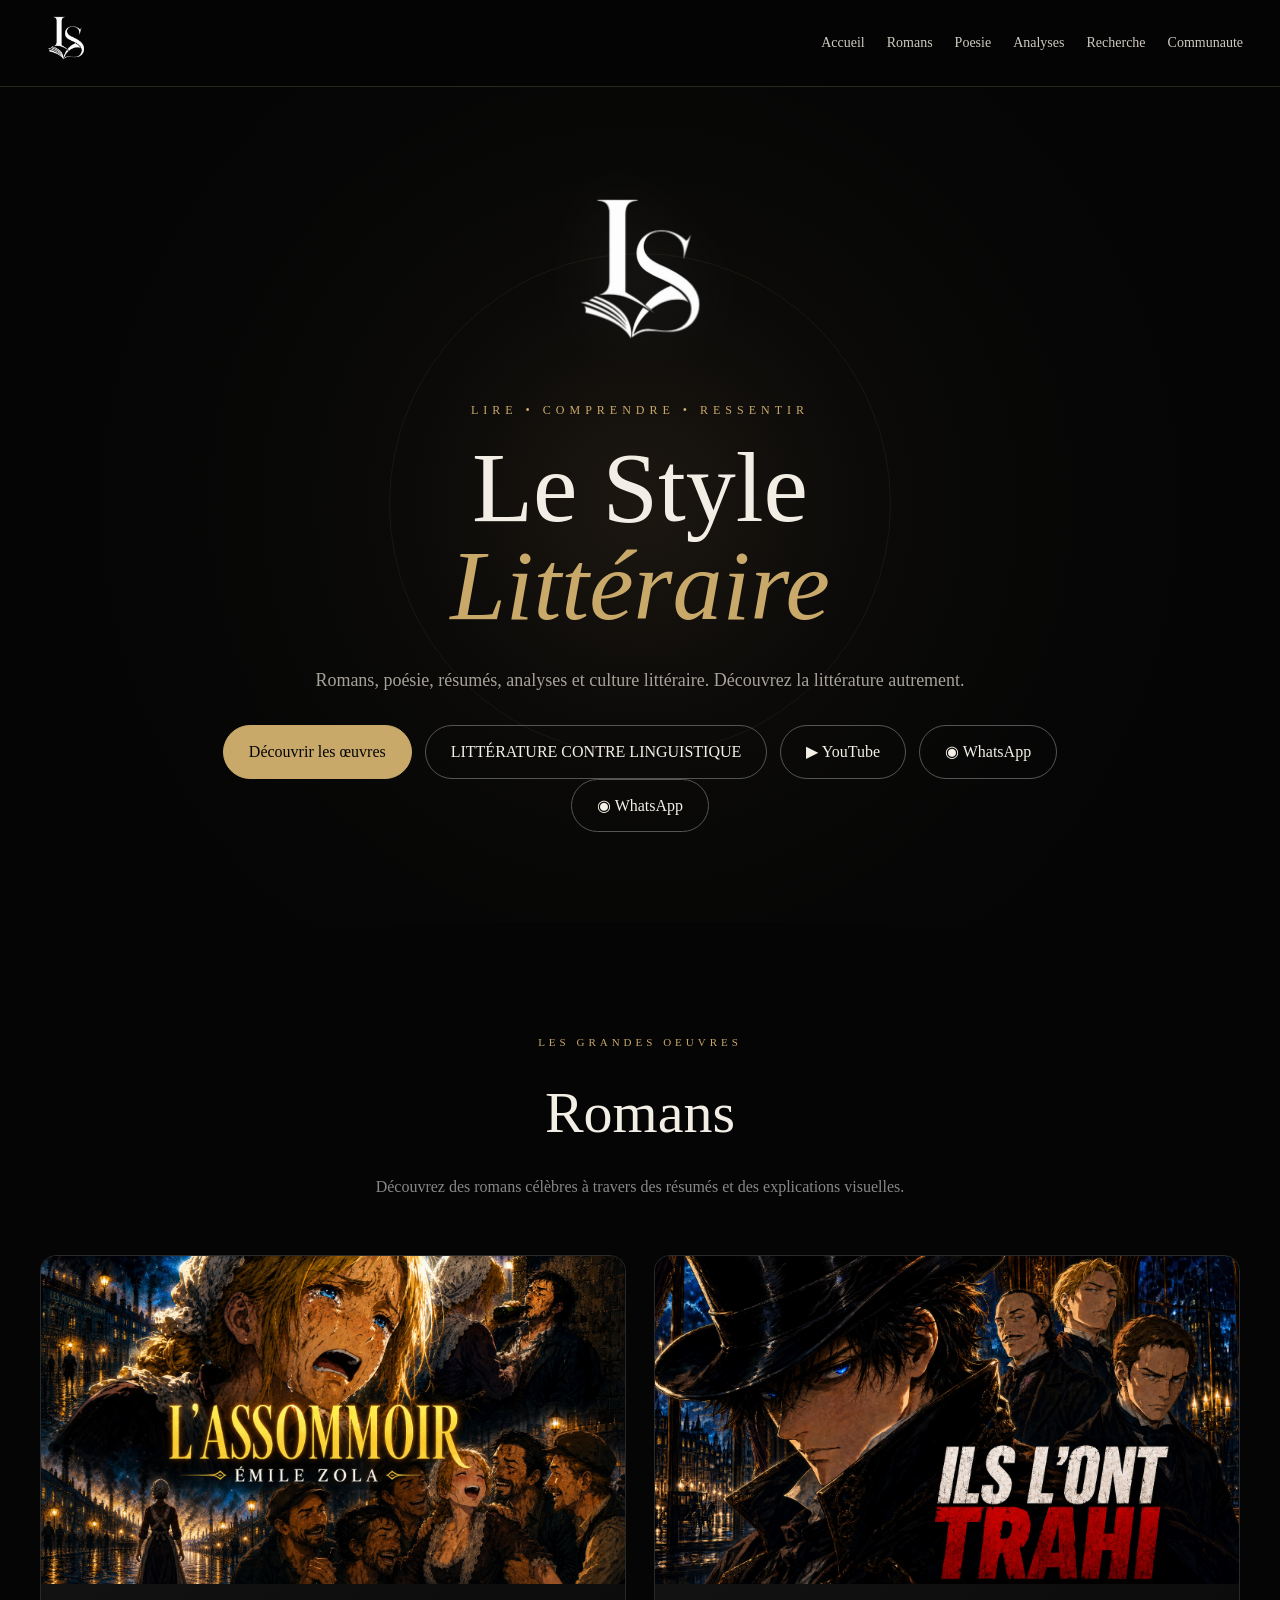
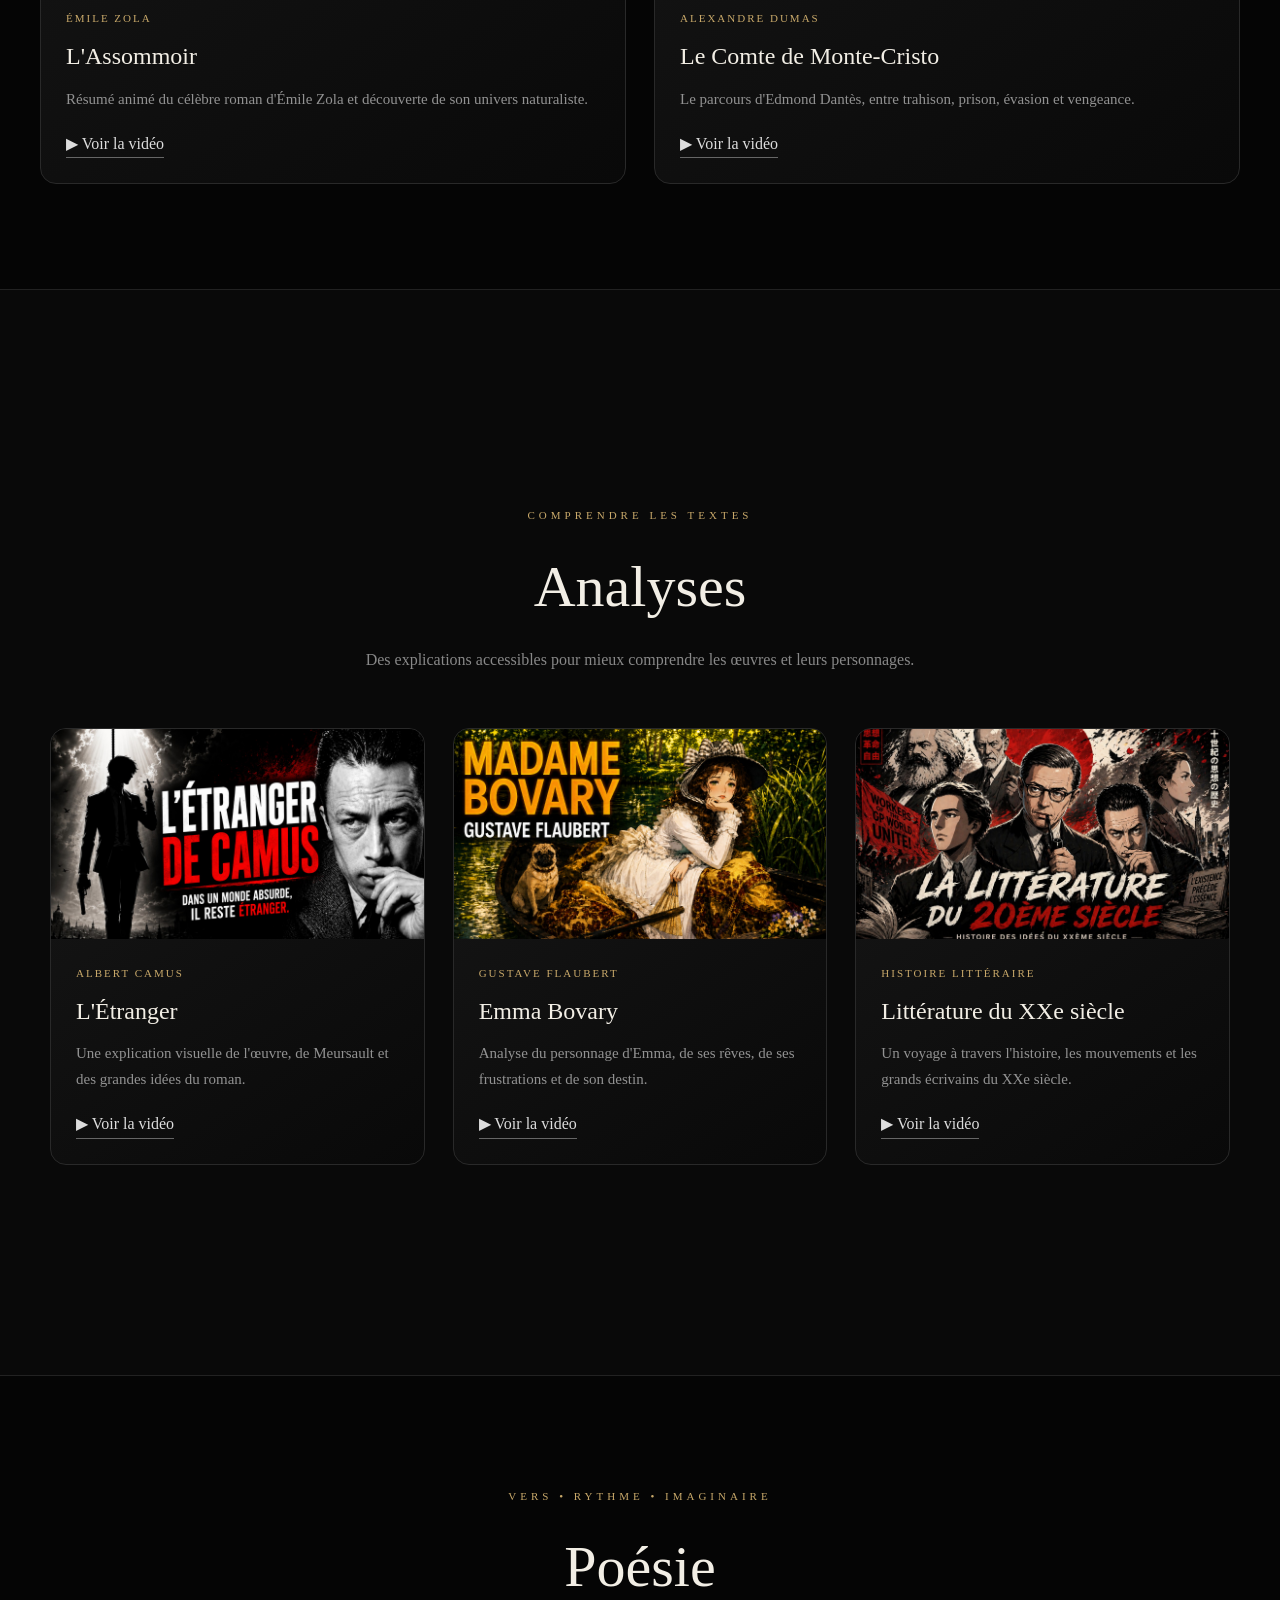
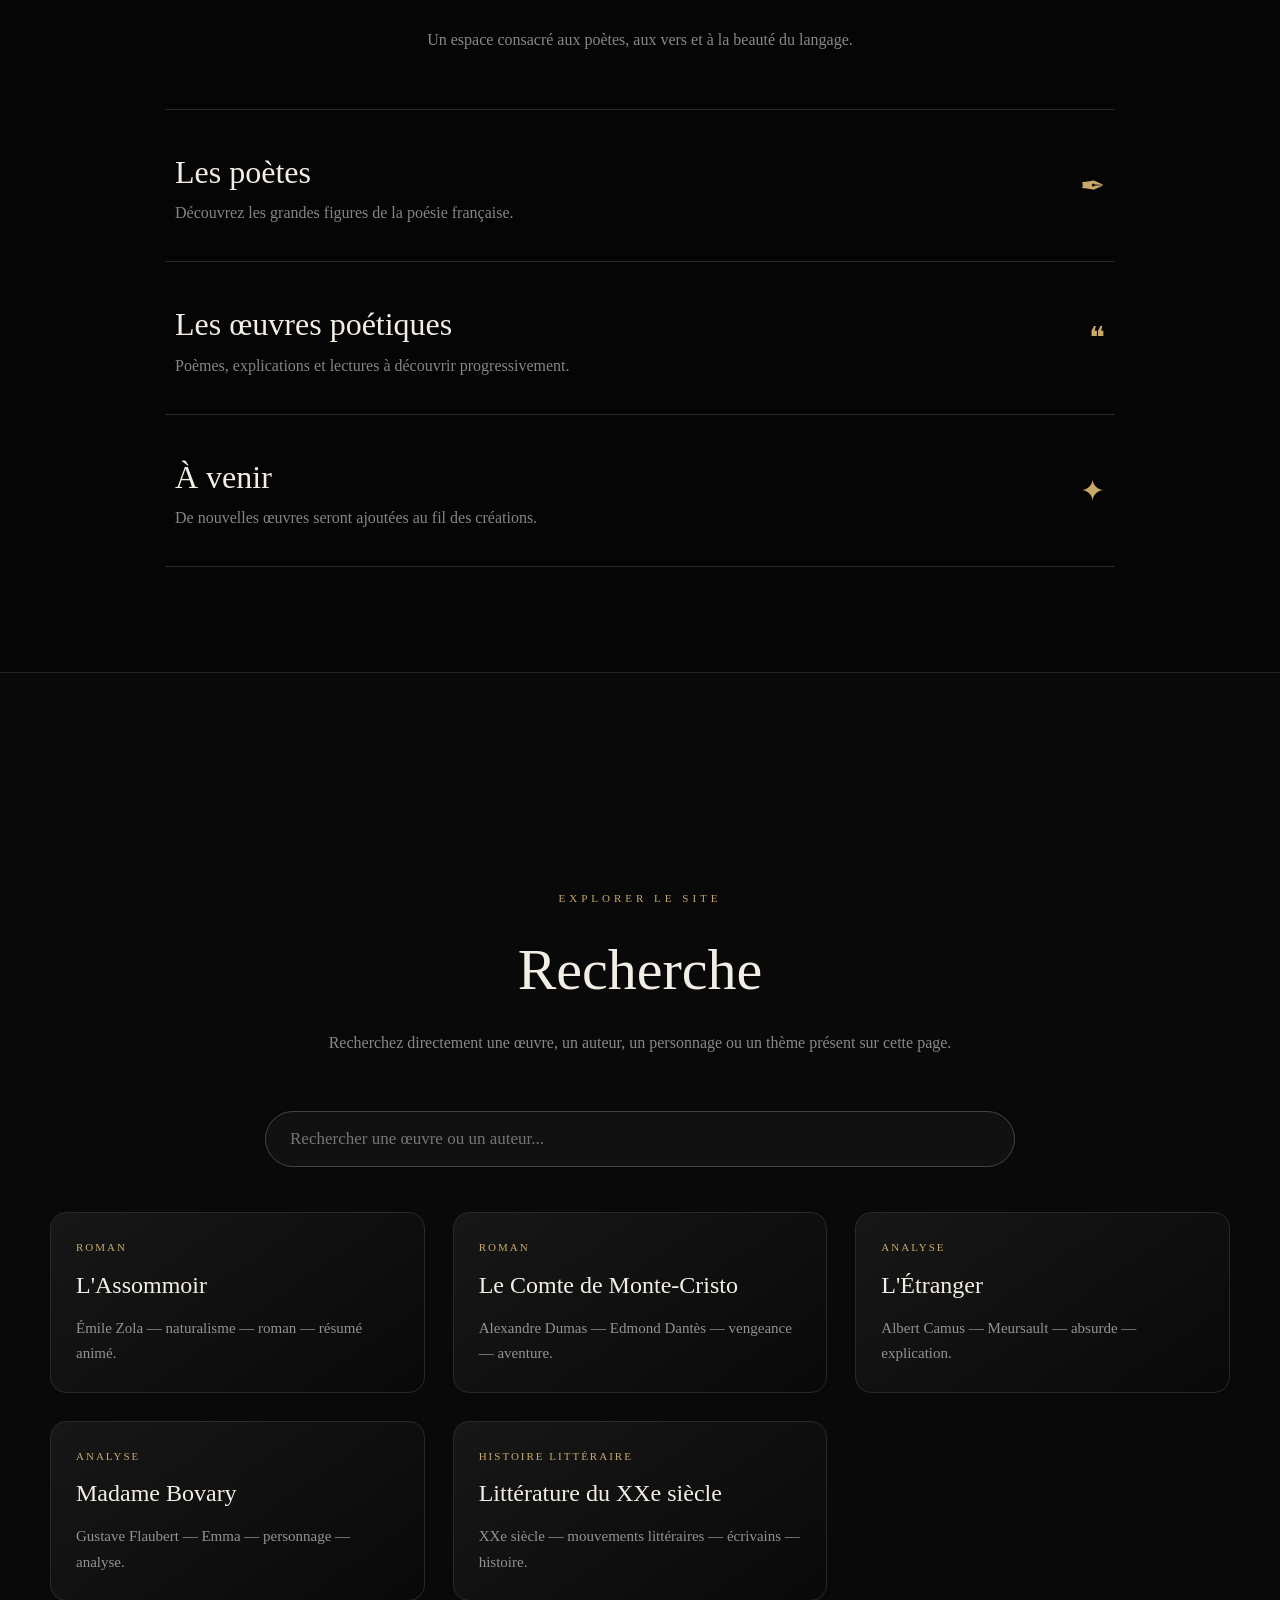
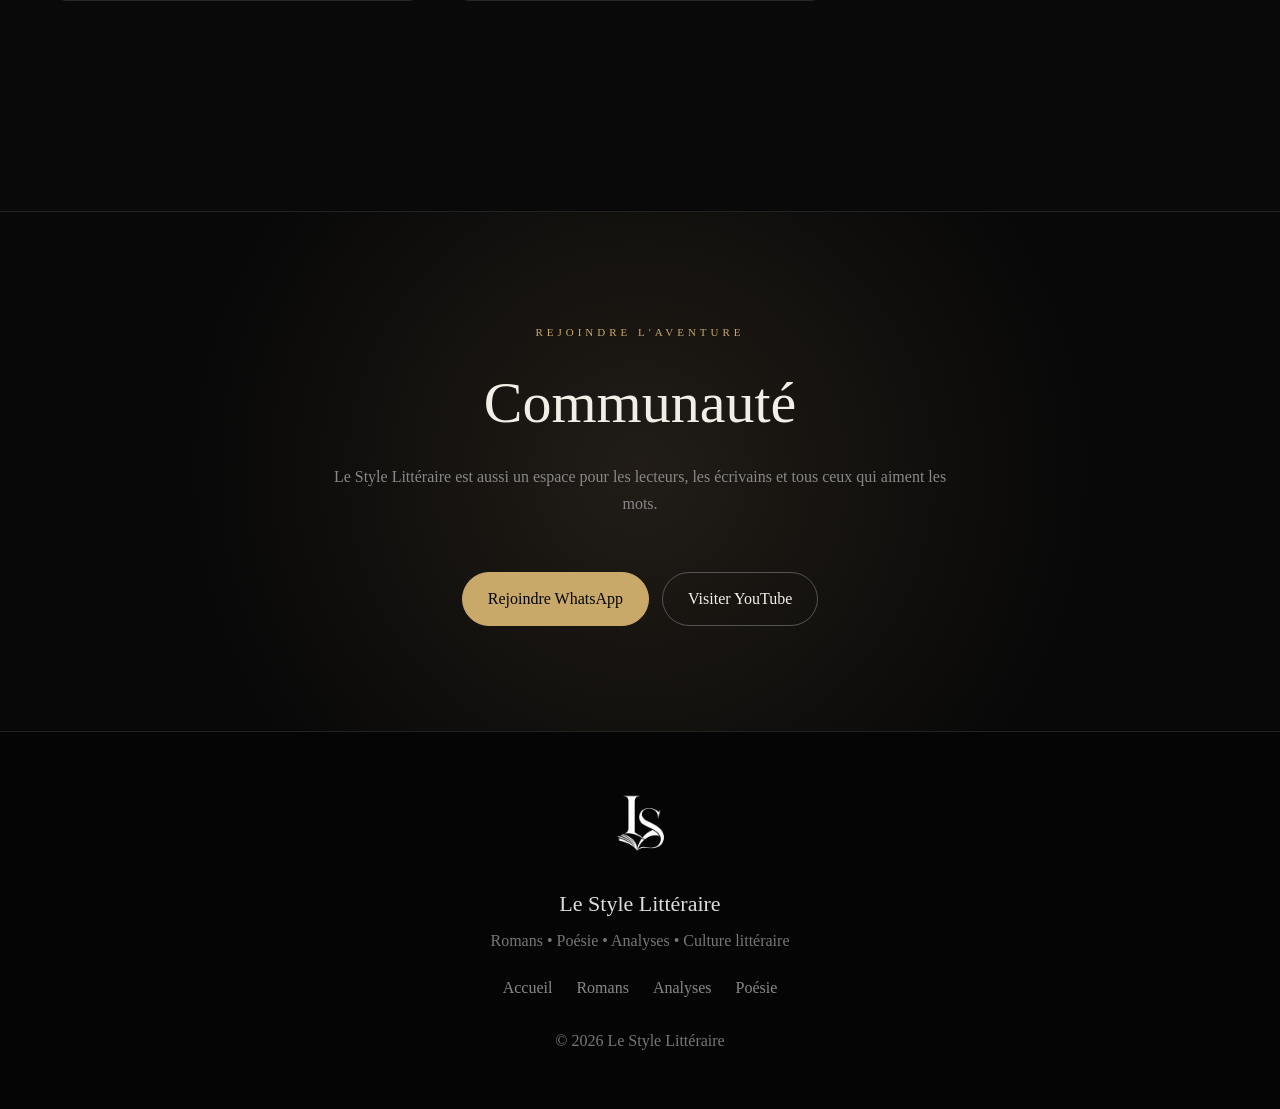
<file: index.html>
<!DOCTYPE html>
<html lang="fr">
<head>
<meta charset="UTF-8">
<meta name="viewport" content="width=device-width, initial-scale=1.0">

<title>Le Style Littéraire</title>

<meta name="description" content="Le Style Littéraire — Romans, poésie, analyses, résumés et culture littéraire.">

<style>

* {
    box-sizing: border-box;
    margin: 0;
    padding: 0;
}

html {
    scroll-behavior: smooth;
}

body {
    background: #050505;
    color: #f2eee5;
    font-family: Georgia, "Times New Roman", serif;
    line-height: 1.7;
}

a {
    color: inherit;
}

/* NAVIGATION */

header {
    position: sticky;
    top: 0;
    z-index: 1000;
    background: rgba(5, 5, 5, 0.92);
    backdrop-filter: blur(15px);
    border-bottom: 1px solid #29251f;
}

.navbar {
    max-width: 1250px;
    margin: auto;
    min-height: 78px;
    padding: 10px 22px;

    display: flex;
    align-items: center;
    justify-content: space-between;
    gap: 25px;
}

.nav-logo {
    width: 58px;
    height: 58px;
    object-fit: contain;
}

nav {
    display: flex;
    align-items: center;
    justify-content: center;
    flex-wrap: wrap;
    gap: 22px;
}

nav a {
    color: #cfcac0;
    text-decoration: none;
    font-size: 14px;
    transition: 0.3s;
}

nav a:hover {
    color: #c9a96a;
}

/* HERO */

.hero {
    min-height: 92vh;
    position: relative;

    display: flex;
    align-items: center;
    justify-content: center;

    text-align: center;
    padding: 90px 20px;

    background:
        radial-gradient(
            circle at center,
            rgba(72, 57, 38, 0.35) 0%,
            rgba(20, 18, 15, 0.4) 30%,
            #050505 72%
        );

    overflow: hidden;
}

.hero::before {
    content: "";
    position: absolute;
    width: 500px;
    height: 500px;
    border-radius: 50%;
    border: 1px solid rgba(201, 169, 106, 0.08);
    animation: pulse 7s infinite ease-in-out;
}

.hero-content {
    position: relative;
    z-index: 2;
    max-width: 950px;
}

.hero-logo {
    width: 190px;
    height: 190px;
    object-fit: contain;
    margin-bottom: 25px;
    filter: drop-shadow(0 0 35px rgba(255,255,255,0.12));
    animation: floating 5s infinite ease-in-out;
}

.eyebrow {
    color: #c9a96a;
    font-size: 12px;
    letter-spacing: 5px;
    margin-bottom: 18px;
}

.hero h1 {
    font-size: clamp(50px, 9vw, 100px);
    font-weight: normal;
    line-height: 0.98;
}

.hero h1 span {
    color: #c9a96a;
    font-style: italic;
}

.hero-description {
    max-width: 720px;
    margin: 30px auto;
    color: #a7a29a;
    font-size: 18px;
}

.buttons {
    display: flex;
    justify-content: center;
    flex-wrap: wrap;
    gap: 13px;
    margin-top: 30px;
}

.button {
    display: inline-block;
    padding: 12px 25px;

    border: 1px solid #555;
    border-radius: 30px;

    color: #f4f0e8;
    text-decoration: none;

    transition: 0.3s;
}

.button:hover {
    background: #c9a96a;
    color: #050505;
    border-color: #c9a96a;
    transform: translateY(-3px);
}

.button.gold {
    background: #c9a96a;
    color: #050505;
    border-color: #c9a96a;
}

.button.gold:hover {
    background: transparent;
    color: #c9a96a;
}

/* SECTIONS */

section {
    max-width: 1250px;
    margin: auto;
    padding: 105px 25px;
}

.section-heading {
    text-align: center;
    margin-bottom: 55px;
}

.section-heading small {
    color: #c9a96a;
    letter-spacing: 4px;
    font-size: 11px;
}

.section-heading h2 {
    margin: 10px 0;
    font-size: clamp(38px, 6vw, 58px);
    font-weight: normal;
}

.section-heading p {
    max-width: 650px;
    margin: auto;
    color: #888;
}

/* CARTES */

.cards {
    display: grid;
    grid-template-columns: repeat(auto-fit, minmax(280px, 1fr));
    gap: 28px;
}

.card {
    background: linear-gradient(145deg, #171717, #090909);
    border: 1px solid #292929;
    border-radius: 16px;
    overflow: hidden;

    transition: 0.4s;
}

.card:hover {
    transform: translateY(-8px);
    border-color: #75603c;
    box-shadow: 0 25px 60px rgba(0,0,0,0.55);
}

.card-image {
    position: relative;
    width: 100%;
    aspect-ratio: 16 / 9;
    overflow: hidden;
    background: #000;
}

.card-image img {
    width: 100%;
    height: 100%;
    object-fit: cover;
    transition: 0.6s;
}

.card:hover .card-image img {
    transform: scale(1.06);
}

.card-content {
    padding: 25px;
}

.tag {
    color: #c9a96a;
    font-size: 11px;
    letter-spacing: 2px;
    text-transform: uppercase;
}

.card h3 {
    margin: 8px 0 10px;
    font-size: 24px;
    font-weight: normal;
}

.card p {
    color: #929292;
    font-size: 15px;
}

.watch {
    display: inline-block;
    margin-top: 18px;
    color: #ddd;
    text-decoration: none;
    border-bottom: 1px solid #666;
    transition: 0.3s;
}

.watch:hover {
    color: #c9a96a;
    border-color: #c9a96a;
}

/* SECTIONS SOMBRES */

.dark-section {
    max-width: none;
    background: #090909;
    border-top: 1px solid #222;
    border-bottom: 1px solid #222;
}

.dark-inner {
    max-width: 1250px;
    margin: auto;
    padding: 105px 25px;
}

/* POESIE */

.category-list {
    max-width: 950px;
    margin: auto;
}

.category {
    border-top: 1px solid #292929;
    padding: 35px 10px;

    display: flex;
    align-items: center;
    justify-content: space-between;
    gap: 25px;
}

.category:last-child {
    border-bottom: 1px solid #292929;
}

.category h3 {
    font-size: 32px;
    font-weight: normal;
}

.category p {
    color: #858585;
}

.category-symbol {
    color: #c9a96a;
    font-size: 30px;
}

/* RECHERCHE */

.search-container {
    max-width: 750px;
    margin: 0 auto 45px;
}

.search-input {
    width: 100%;
    padding: 17px 24px;

    border: 1px solid #444;
    border-radius: 40px;

    background: #111;
    color: white;

    font-family: inherit;
    font-size: 17px;

    outline: none;
}

.search-input:focus {
    border-color: #c9a96a;
    box-shadow: 0 0 20px rgba(201,169,106,0.08);
}

.no-result {
    display: none;
    text-align: center;
    color: #777;
    margin-top: 30px;
}

/* COMMUNAUTE */

.community {
    max-width: none;
    text-align: center;

    background:
        radial-gradient(
            circle at center,
            #211c16 0%,
            #080808 65%
        );
}

.community-inner {
    max-width: 900px;
    margin: auto;
}

/* FOOTER */

footer {
    border-top: 1px solid #222;
    padding: 55px 20px;
    text-align: center;
    color: #777;
}

.footer-logo {
    width: 75px;
    height: 75px;
    object-fit: contain;
    margin-bottom: 15px;
}

.footer-title {
    color: #ddd;
    font-size: 22px;
    margin-bottom: 5px;
}

.footer-links {
    margin-top: 20px;
}

.footer-links a {
    color: #888;
    text-decoration: none;
    margin: 0 10px;
}

.footer-links a:hover {
    color: #c9a96a;
}

/* ANIMATIONS */

@keyframes floating {
    0%, 100% {
        transform: translateY(0);
    }

    50% {
        transform: translateY(-10px);
    }
}

@keyframes pulse {
    0%, 100% {
        transform: scale(0.9);
        opacity: 0.25;
    }

    50% {
        transform: scale(1.08);
        opacity: 0.7;
    }
}

/* MOBILE */

@media (max-width: 700px) {

    .navbar {
        flex-direction: column;
        padding: 10px 15px;
    }

    nav {
        gap: 12px;
    }

    nav a {
        font-size: 12px;
    }

    .hero {
        min-height: 88vh;
        padding: 65px 18px;
    }

    .hero-logo {
        width: 145px;
        height: 145px;
    }

    .hero-description {
        font-size: 16px;
    }

    section {
        padding: 75px 18px;
    }

    .dark-inner {
        padding: 75px 18px;
    }

    .category {
        display: block;
    }

    .category h3 {
        font-size: 27px;
        margin-bottom: 8px;
    }

    .category-symbol {
        display: none;
    }
}

</style>
</head>

<body>

<!-- NAVIGATION -->

<header>

<div class="navbar">

<a href="#accueil">
<img
    src="logo-transparent.png"
    alt="Logo Le Style Litteraire"
    class="nav-logo">
</a>

<nav>
<a href="#accueil">Accueil</a>
<a href="#romans">Romans</a>
<a href="#poesie">Poesie</a>
<a href="#analyses">Analyses</a>
<a href="#recherche">Recherche</a>
<a href="#communaute">Communaute</a>
</nav>

</div>

</header>


<!-- ACCUEIL -->

<section class="hero" id="accueil">

<div class="hero-content">

<img
    src="logo-transparent.png"
    alt="Logo Le Style Litteraire"
    class="hero-logo">

<div class="eyebrow">
LIRE • COMPRENDRE • RESSENTIR
</div>

<h1>
Le Style<br>
<span>Littéraire</span>
</h1>

<p class="hero-description">
Romans, poésie, résumés, analyses et culture littéraire.
Découvrez la littérature autrement.
</p>

<div class="buttons">

<a class="button gold" href="#romans">
Découvrir les œuvres
</a>

<a class="button" href="piece.html">
LITTÉRATURE CONTRE LINGUISTIQUE
</a>

<a
    class="button"
    href="https://youtube.com/@lestylelitteraire?si=nArEJFBJf3bS7BQP"
    target="_blank">
▶ YouTube
</a>

<a
    class="button"
    href="https://whatsapp.com/channel/0029Vb8aJwk7IUYcv6oxLt2N"
    target="_blank">
◉ WhatsApp
</a>

</div>

<a
    class="button"
    href="https://whatsapp.com/channel/0029Vb8aJwk7IUYcv6oxLt2N"
    target="_blank">
◉ WhatsApp
</a>

</div>

</div>

</section>


<!-- ROMANS -->

<section id="romans">

<div class="section-heading">

<small>LES GRANDES OEUVRES</small>

<h2>Romans</h2>

<p>
Découvrez des romans célèbres à travers des résumés
et des explications visuelles.
</p>

</div>


<div class="cards">


<!-- ASSOMMOIR -->

<article class="card">

<div class="card-image">

<img
    src="assommoir.png"
    alt="L'Assommoir d'Émile Zola">

</div>

<div class="card-content">

<div class="tag">
Émile Zola
</div>

<h3>L'Assommoir</h3>

<p>
Résumé animé du célèbre roman d'Émile Zola
et découverte de son univers naturaliste.
</p>

<a
    class="watch"
    href="https://youtu.be/kimt-sW8isM?si=NonlBU3_9OnoV11H"
    target="_blank">
▶ Voir la vidéo
</a>

</div>

</article>


<!-- MONTE CRISTO -->

<article class="card">

<div class="card-image">

<img
    src="vv.png"
    alt="Le Comte de Monte-Cristo">

</div>

<div class="card-content">

<div class="tag">
Alexandre Dumas
</div>

<h3>Le Comte de Monte-Cristo</h3>

<p>
Le parcours d'Edmond Dantès, entre trahison,
prison, évasion et vengeance.
</p>

<a
    class="watch"
    href="https://youtu.be/KdCKVVFd_WQ?si=InWFyzBo10YCPYox"
    target="_blank">
▶ Voir la vidéo
</a>

</div>

</article>

</div>

</section>


<!-- ANALYSES -->

<section id="analyses" class="dark-section">

<div class="dark-inner">

<div class="section-heading">

<small>COMPRENDRE LES TEXTES</small>

<h2>Analyses</h2>

<p>
Des explications accessibles pour mieux comprendre
les œuvres et leurs personnages.
</p>

</div>


<div class="cards">


<!-- ETRANGER -->

<article class="card">

<div class="card-image">

<img
    src="etranger.png"
    alt="L'Étranger d'Albert Camus">

</div>

<div class="card-content">

<div class="tag">
Albert Camus
</div>

<h3>L'Étranger</h3>

<p>
Une explication visuelle de l'œuvre,
de Meursault et des grandes idées du roman.
</p>

<a
    class="watch"
    href="https://youtu.be/16lhny_zAwA?si=mo_HQIh8dirWWpM7"
    target="_blank">
▶ Voir la vidéo
</a>

</div>

</article>


<!-- MADAME BOVARY -->

<article class="card">

<div class="card-image">

<img
    src="madame-bovary.png"
    alt="Madame Bovary de Gustave Flaubert">

</div>

<div class="card-content">

<div class="tag">
Gustave Flaubert
</div>

<h3>Emma Bovary</h3>

<p>
Analyse du personnage d'Emma,
de ses rêves, de ses frustrations et de son destin.
</p>

<a
    class="watch"
    href="https://youtu.be/FGR2ZjxPOCg?si=neXT8szChWjTWIyB"
    target="_blank">
▶ Voir la vidéo
</a>

</div>

</article>


<!-- LITTERATURE 20e -->

<article class="card">

<div class="card-image">

<img
    src="litterature-20e.png"
    alt="Histoire de la littérature du 20ème siècle">

</div>

<div class="card-content">

<div class="tag">
Histoire littéraire
</div>

<h3>Littérature du XXe siècle</h3>

<p>
Un voyage à travers l'histoire,
les mouvements et les grands écrivains du XXe siècle.
</p>

<a
    class="watch"
    href="https://youtu.be/bjdrF2RsucE?si=R2RnSLR7aMvv9E-n"
    target="_blank">
▶ Voir la vidéo
</a>

</div>

</article>


</div>

</div>

</section>


<!-- POESIE -->

<section id="poesie">

<div class="section-heading">

<small>VERS • RYTHME • IMAGINAIRE</small>

<h2>Poésie</h2>

<p>
Un espace consacré aux poètes, aux vers
et à la beauté du langage.
</p>

</div>


<div class="category-list">

<div class="category">

<div>

<h3>Les poètes</h3>

<p>
Découvrez les grandes figures de la poésie française.
</p>

</div>

<div class="category-symbol">
✒
</div>

</div>


<div class="category">

<div>

<h3>Les œuvres poétiques</h3>

<p>
Poèmes, explications et lectures à découvrir progressivement.
</p>

</div>

<div class="category-symbol">
❝
</div>

</div>


<div class="category">

<div>

<h3>À venir</h3>

<p>
De nouvelles œuvres seront ajoutées au fil des créations.
</p>

</div>

<div class="category-symbol">
✦
</div>

</div>

</div>

</section>


<!-- RECHERCHE -->

<section id="recherche" class="dark-section">

<div class="dark-inner">

<div class="section-heading">

<small>EXPLORER LE SITE</small>

<h2>Recherche</h2>

<p>
Recherchez directement une œuvre, un auteur,
un personnage ou un thème présent sur cette page.
</p>

</div>


<div class="search-container">

<input
    id="searchInput"
    class="search-input"
    type="search"
    placeholder="Rechercher une œuvre ou un auteur..."
    aria-label="Rechercher">

</div>


<div id="searchCards" class="cards">


<article class="card searchable">

<div class="card-content">

<div class="tag">Roman</div>

<h3>L'Assommoir</h3>

<p>
Émile Zola — naturalisme — roman — résumé animé.
</p>

</div>

</article>


<article class="card searchable">

<div class="card-content">

<div class="tag">Roman</div>

<h3>Le Comte de Monte-Cristo</h3>

<p>
Alexandre Dumas — Edmond Dantès — vengeance — aventure.
</p>

</div>

</article>


<article class="card searchable">

<div class="card-content">

<div class="tag">Analyse</div>

<h3>L'Étranger</h3>

<p>
Albert Camus — Meursault — absurde — explication.
</p>

</div>

</article>


<article class="card searchable">

<div class="card-content">

<div class="tag">Analyse</div>

<h3>Madame Bovary</h3>

<p>
Gustave Flaubert — Emma — personnage — analyse.
</p>

</div>

</article>


<article class="card searchable">

<div class="card-content">

<div class="tag">Histoire littéraire</div>

<h3>Littérature du XXe siècle</h3>

<p>
XXe siècle — mouvements littéraires — écrivains — histoire.
</p>

</div>

</article>


</div>


<p id="noResult" class="no-result">
Aucun résultat trouvé.
</p>

</div>

</section>


<!-- COMMUNAUTE -->

<section id="communaute" class="community">

<div class="community-inner">

<div class="section-heading">

<small>REJOINDRE L'AVENTURE</small>

<h2>Communauté</h2>

<p>
Le Style Littéraire est aussi un espace pour les lecteurs,
les écrivains et tous ceux qui aiment les mots.
</p>

</div>


<div class="buttons">

<a
    class="button gold"
    href="https://whatsapp.com/channel/0029Vb8aJwk7IUYcv6oxLt2N"
    target="_blank">
Rejoindre WhatsApp
</a>

<a
    class="button"
    href="https://youtube.com/@lestylelitteraire?si=nArEJFBJf3bS7BQP"
    target="_blank">
Visiter YouTube
</a>

</div>

</div>

</section>


<!-- FOOTER -->

<footer>

<img
    src="logo-transparent.png"
    alt="Le Style Littéraire"
    class="footer-logo">

<div class="footer-title">
Le Style Littéraire
</div>

<p>
Romans • Poésie • Analyses • Culture littéraire
</p>

<div class="footer-links">

<a href="#accueil">Accueil</a>

<a href="#romans">Romans</a>

<a href="#analyses">Analyses</a>

<a href="#poesie">Poésie</a>

</div>

<p style="margin-top:25px;">
© 2026 Le Style Littéraire
</p>

</footer>


<!-- RECHERCHE JAVASCRIPT -->

<script>

const searchInput = document.getElementById("searchInput");
const cards = document.querySelectorAll(".searchable");
const noResult = document.getElementById("noResult");

searchInput.addEventListener("input", function() {

    const search = this.value
        .toLowerCase()
        .trim();

    let found = 0;

    cards.forEach(function(card) {

        const text = card.textContent.toLowerCase();

        if (text.includes(search)) {

            card.style.display = "";

            found++;

        } else {

            card.style.display = "none";

        }

    });

    if (search !== "" && found === 0) {

        noResult.style.display = "block";

    } else {

        noResult.style.display = "none";

    }

});

</script>

</body>
    </html>
</file>
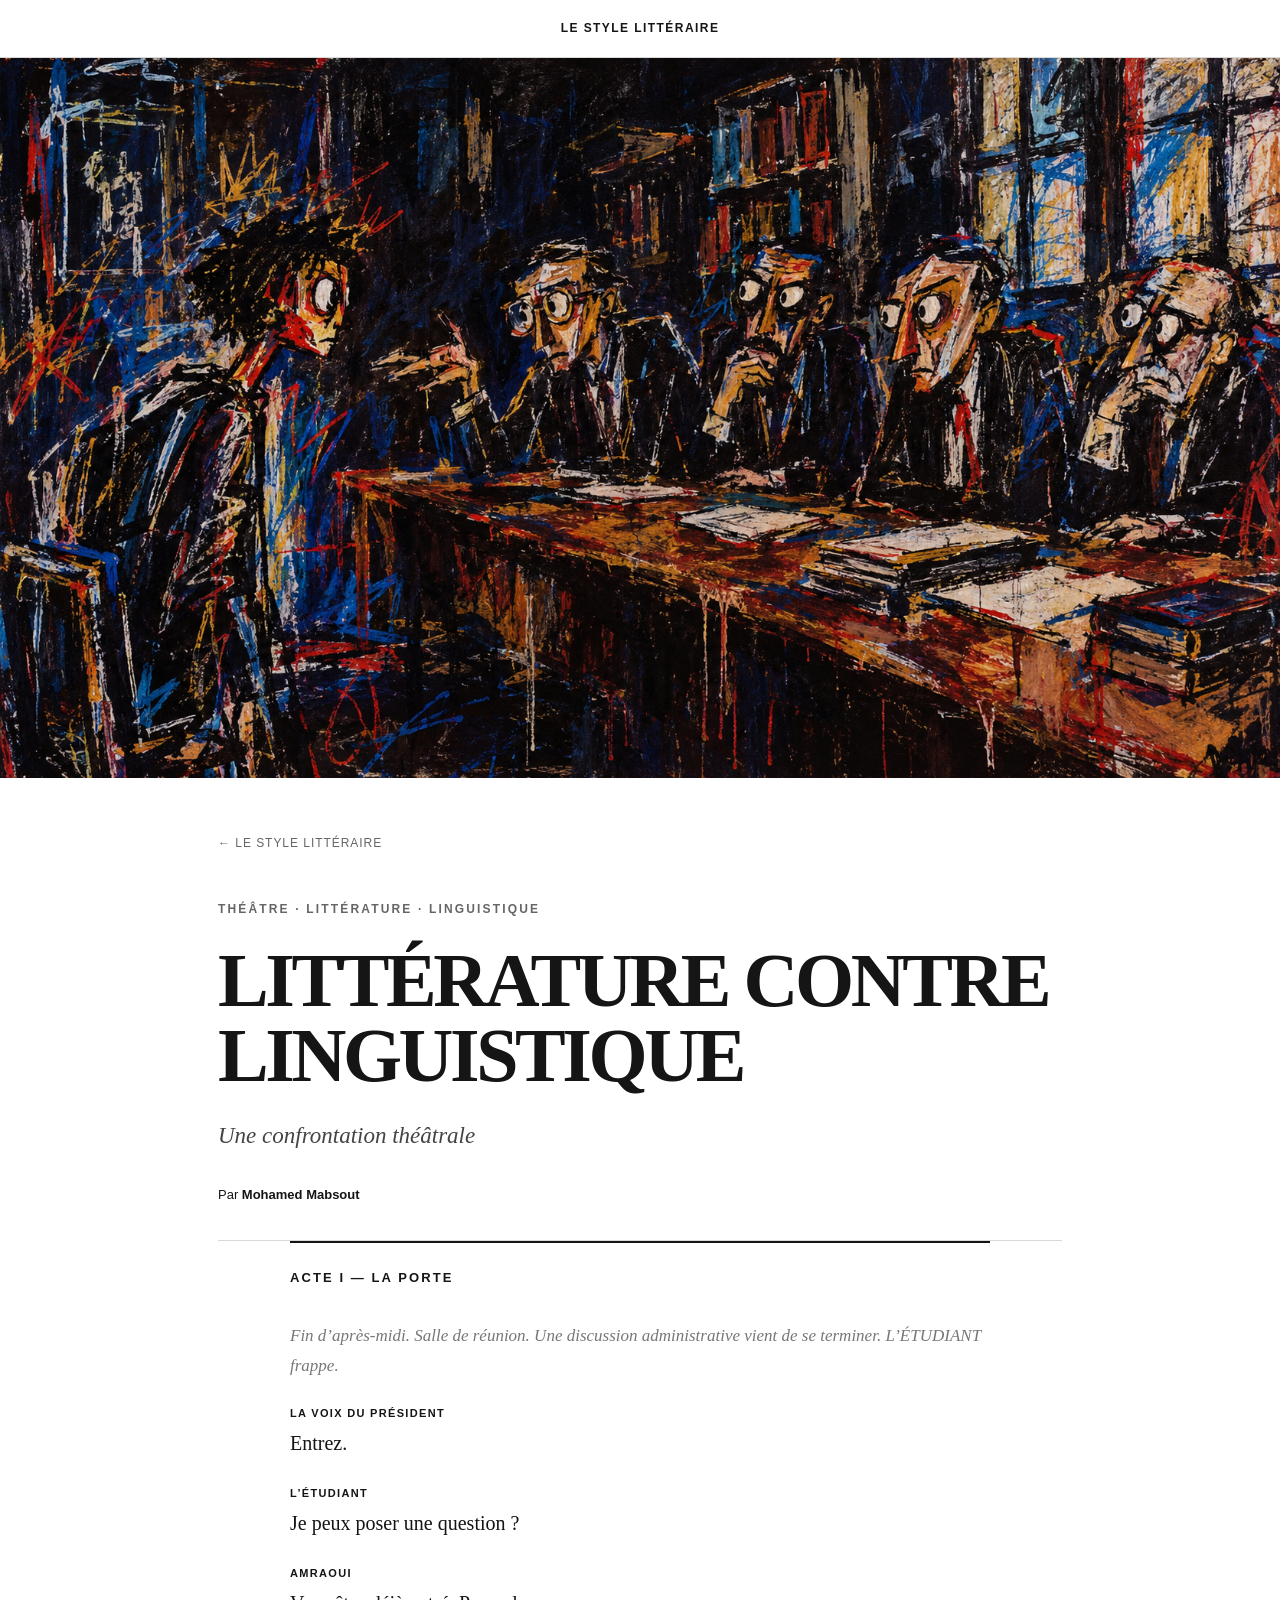
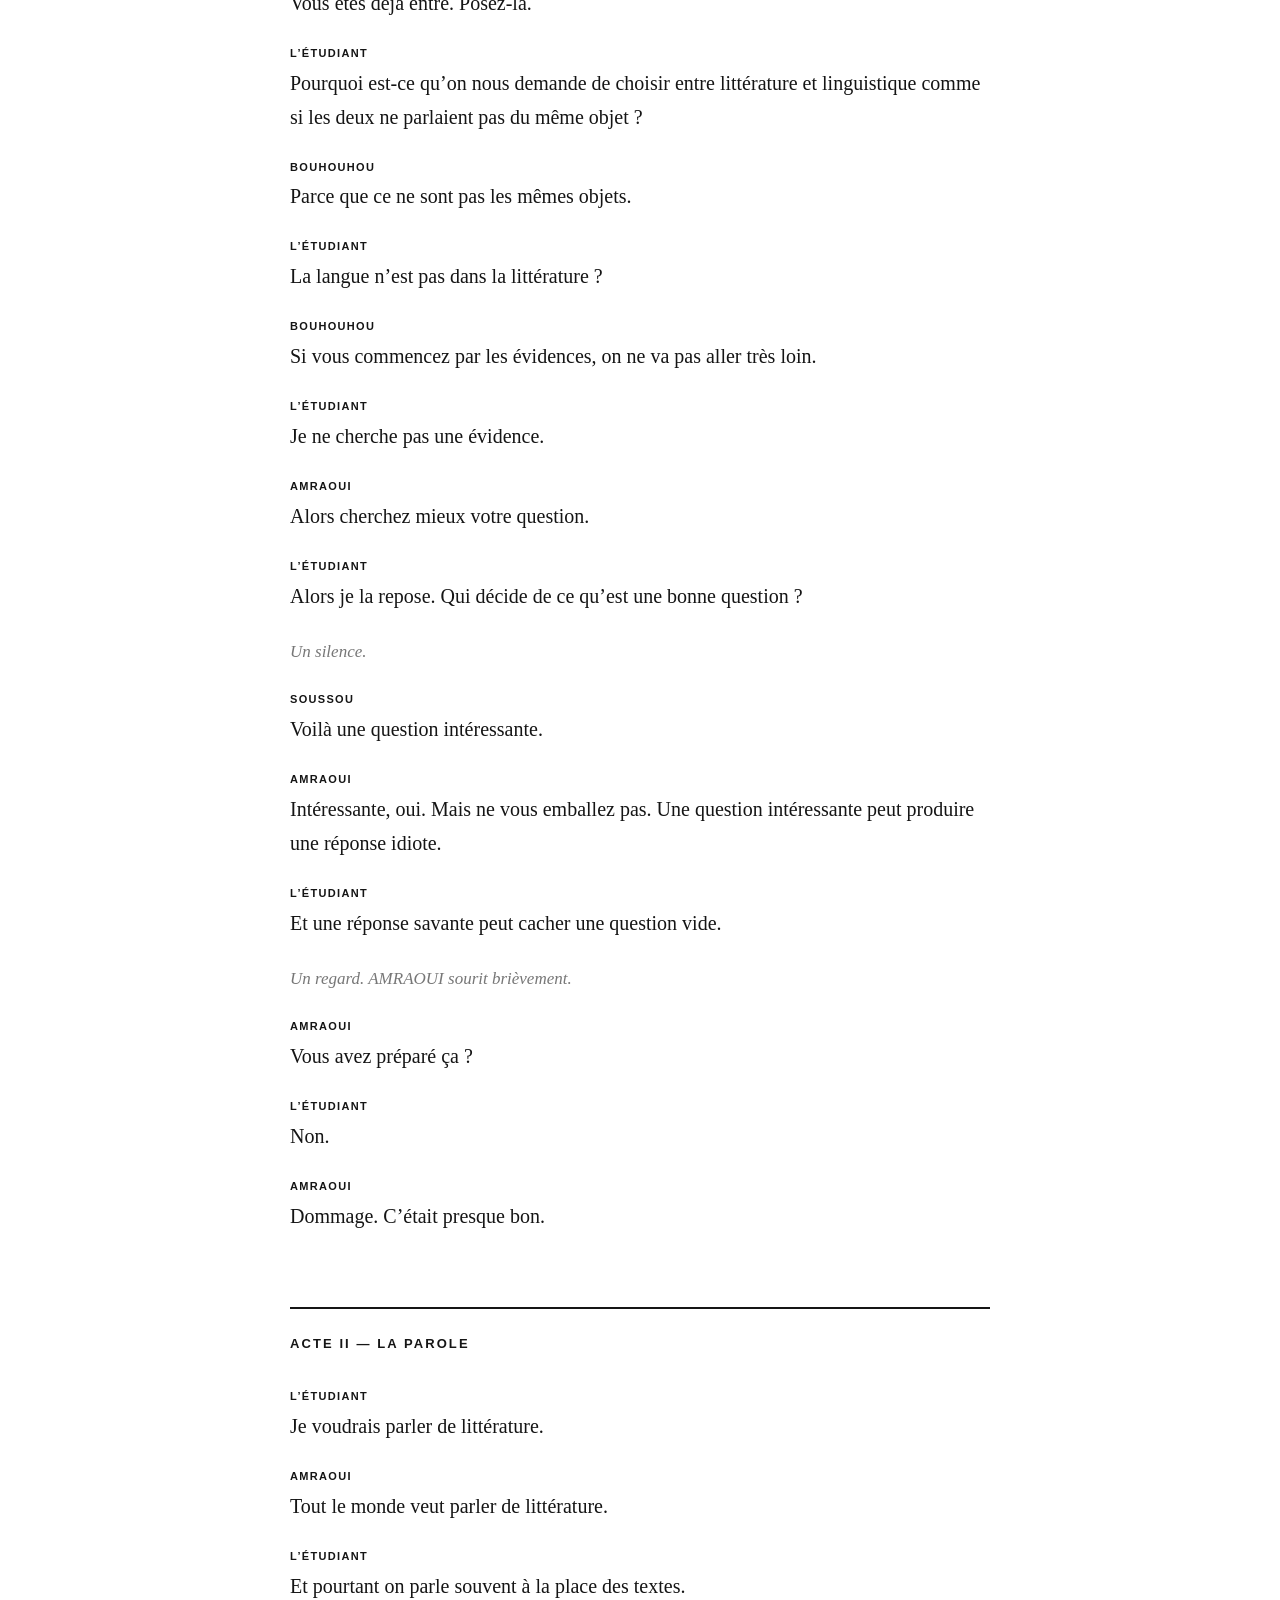
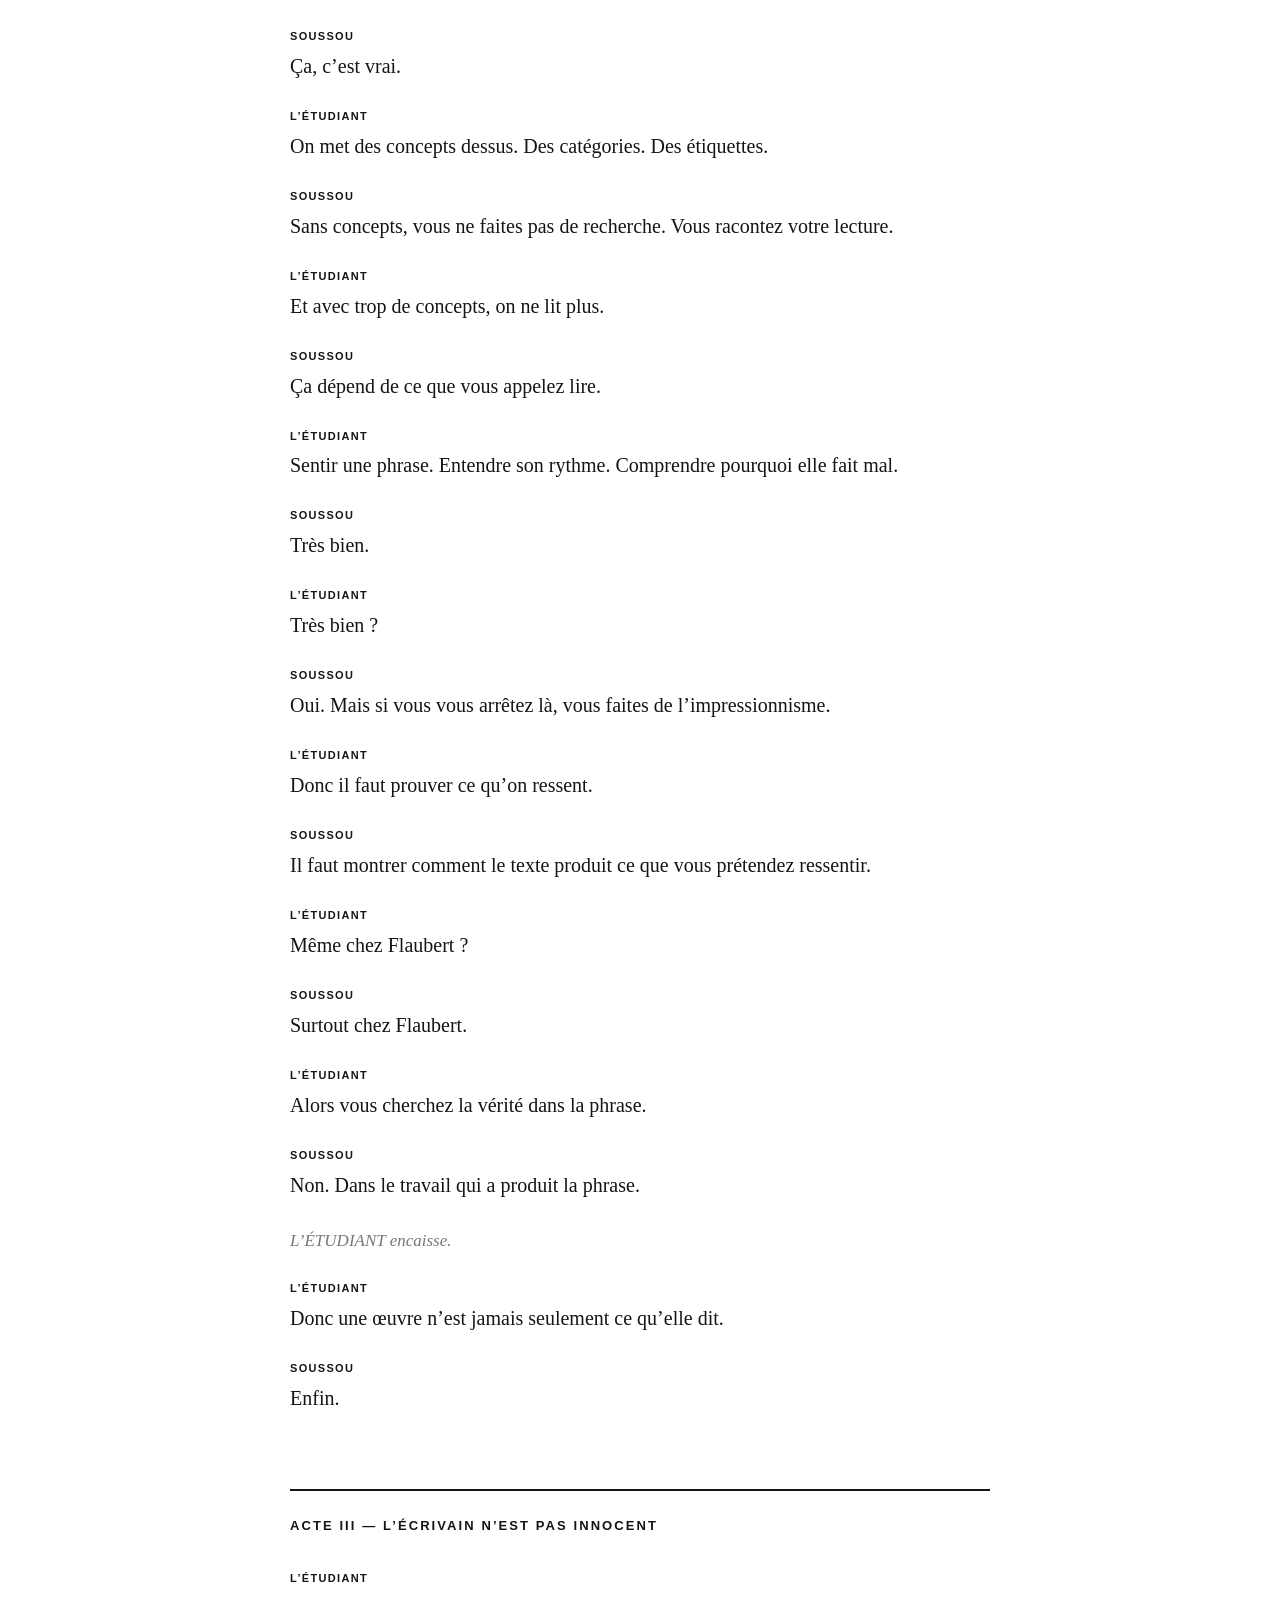
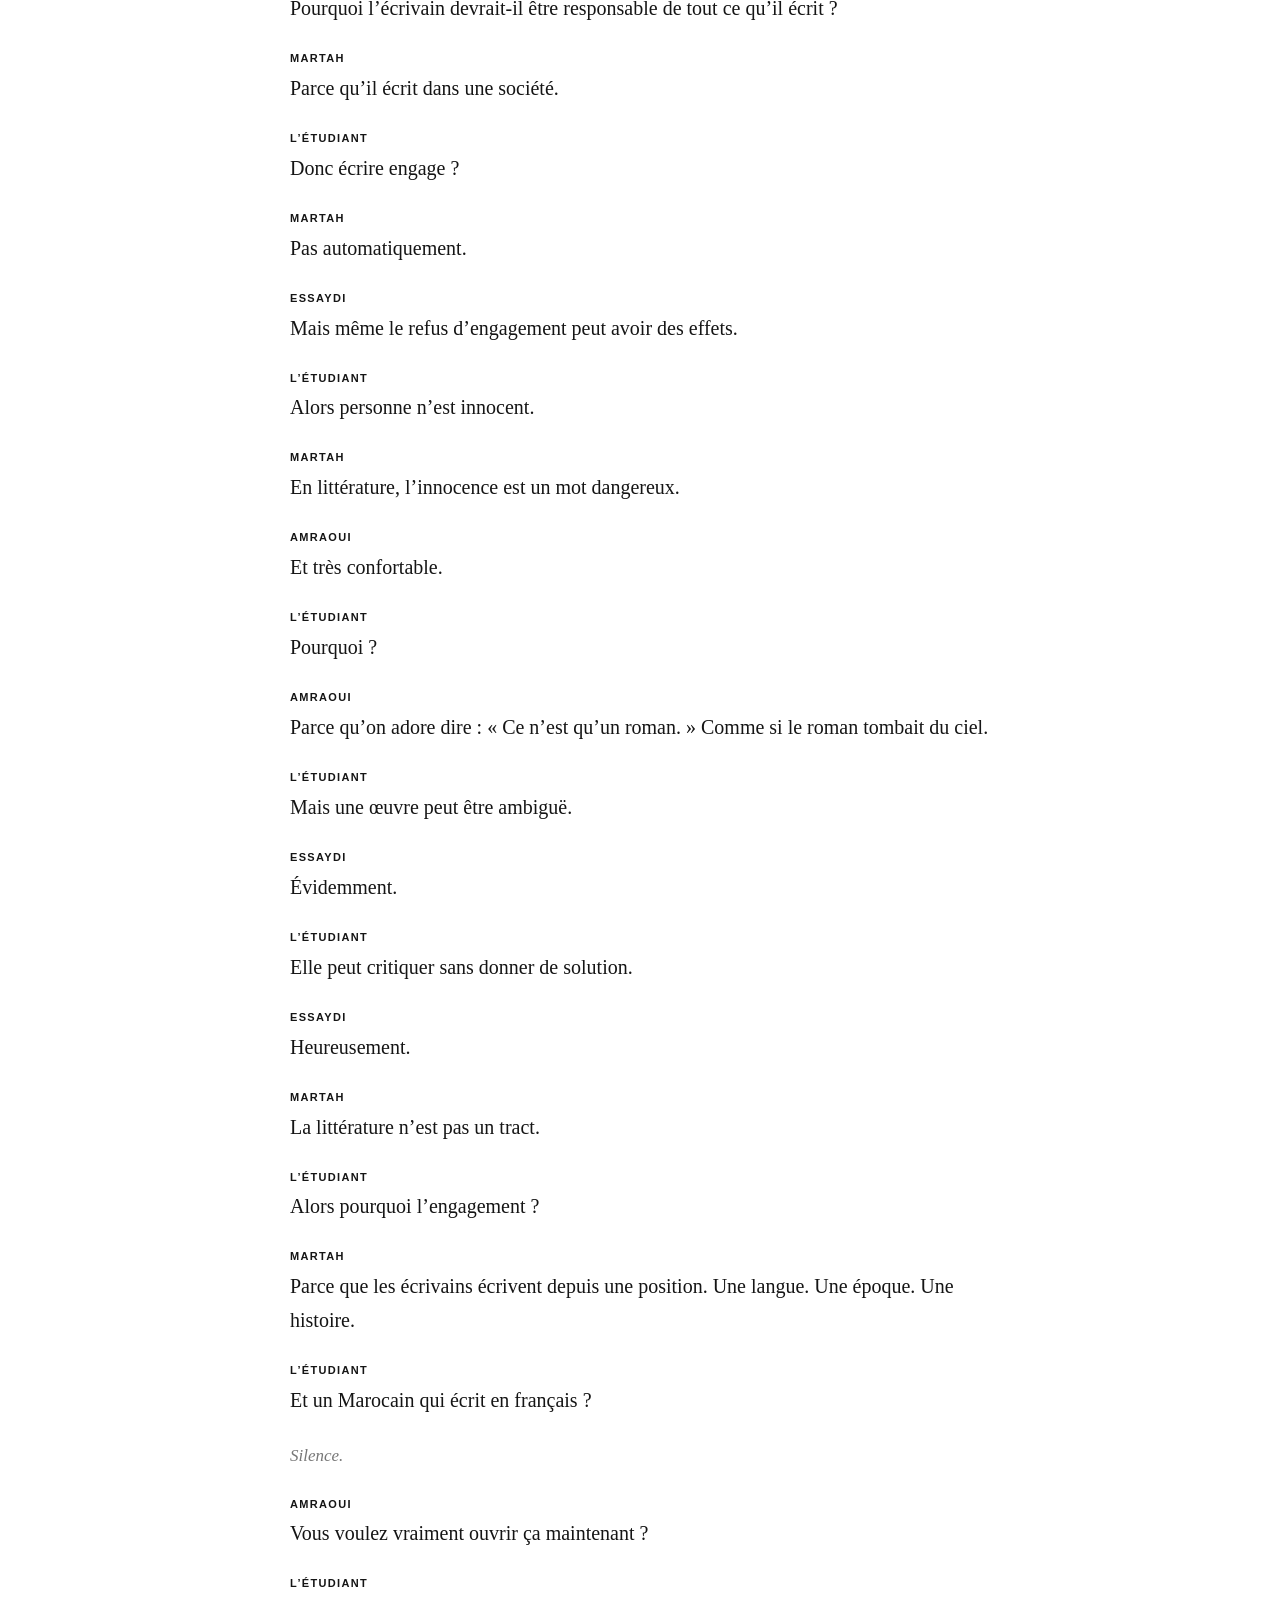
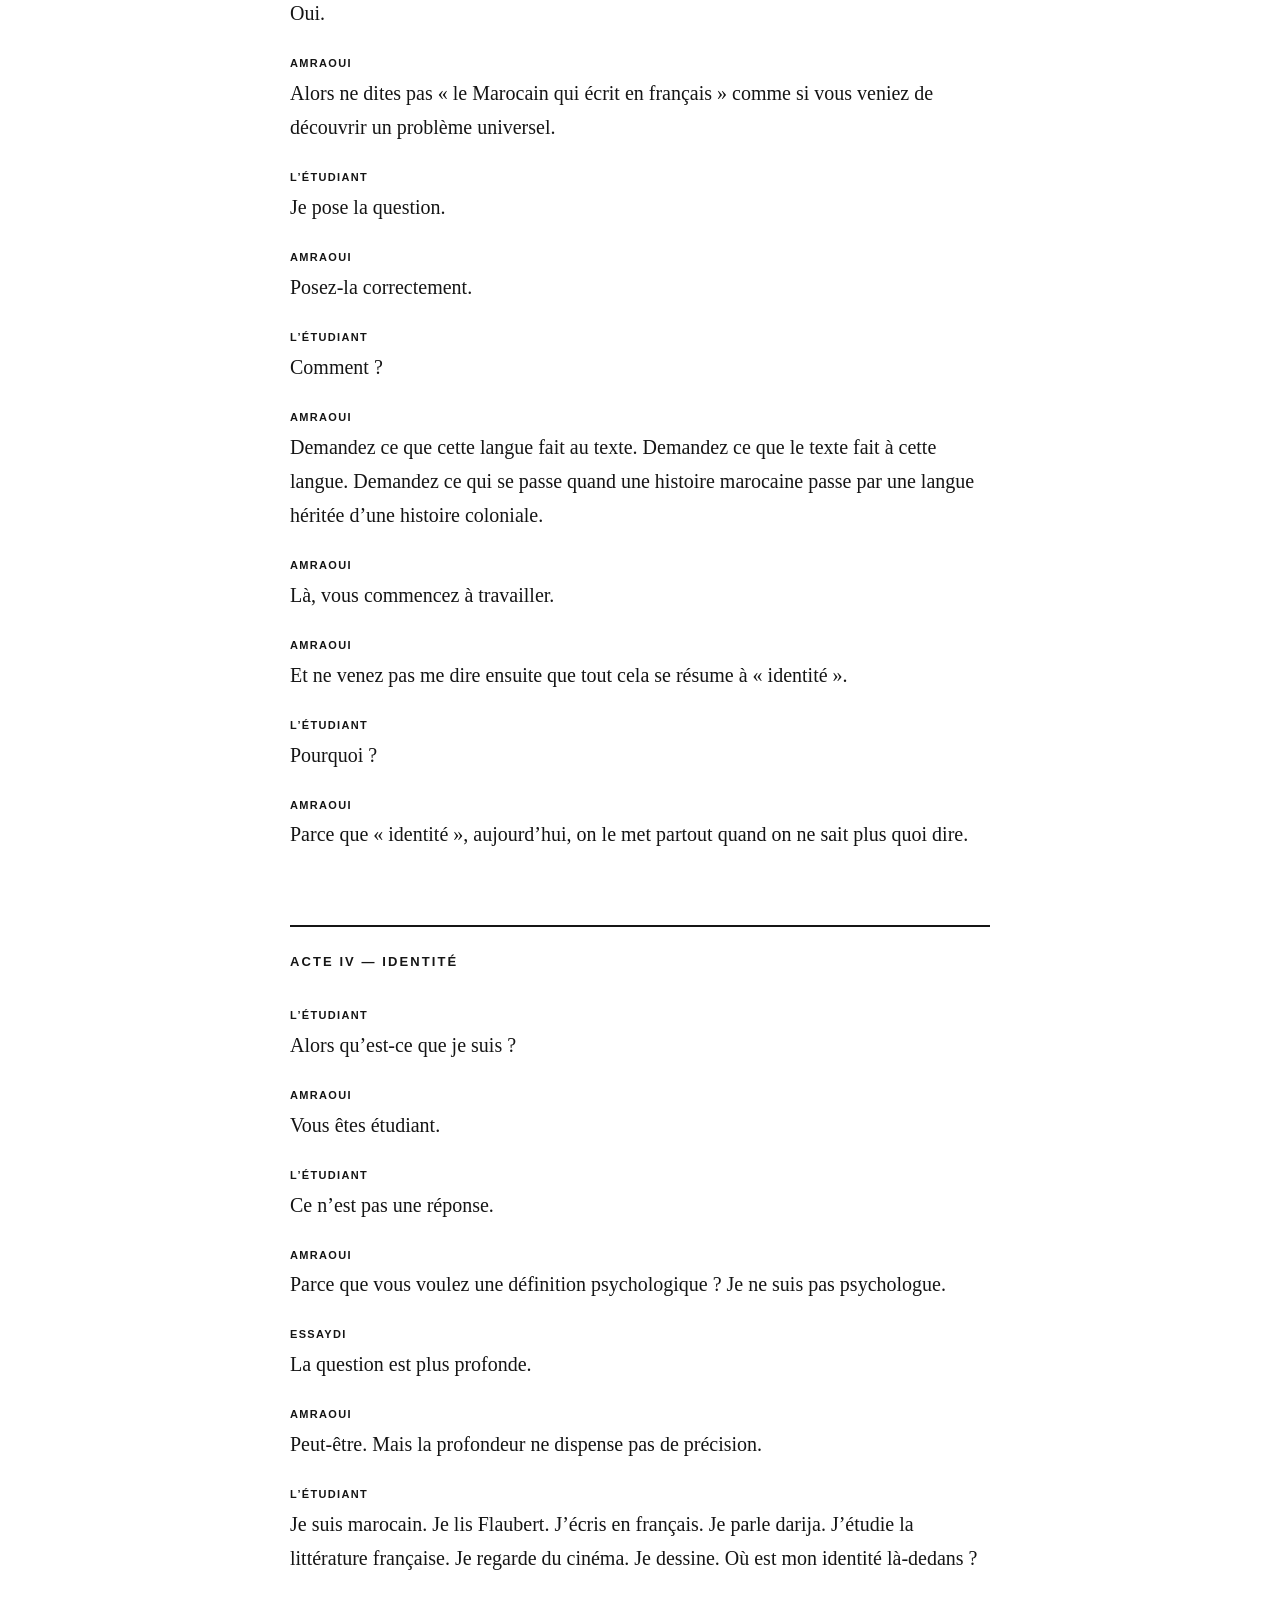
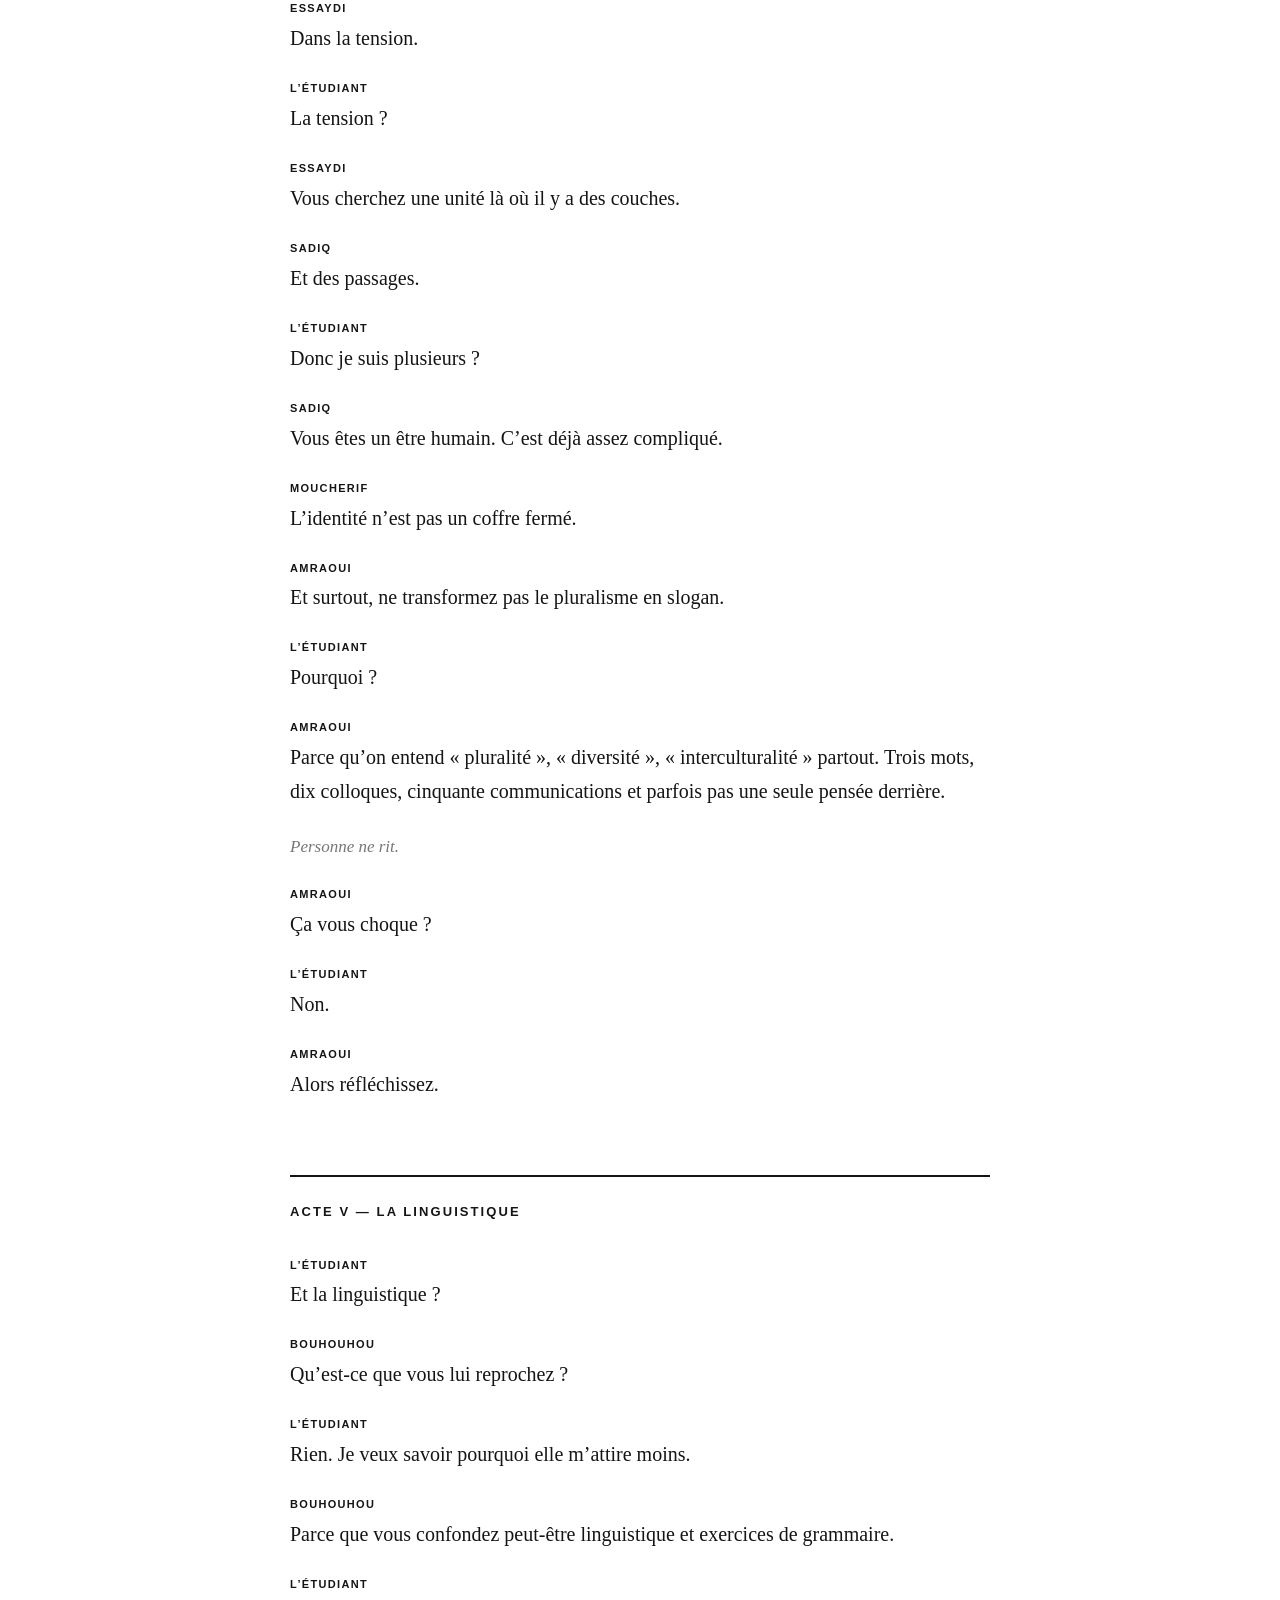
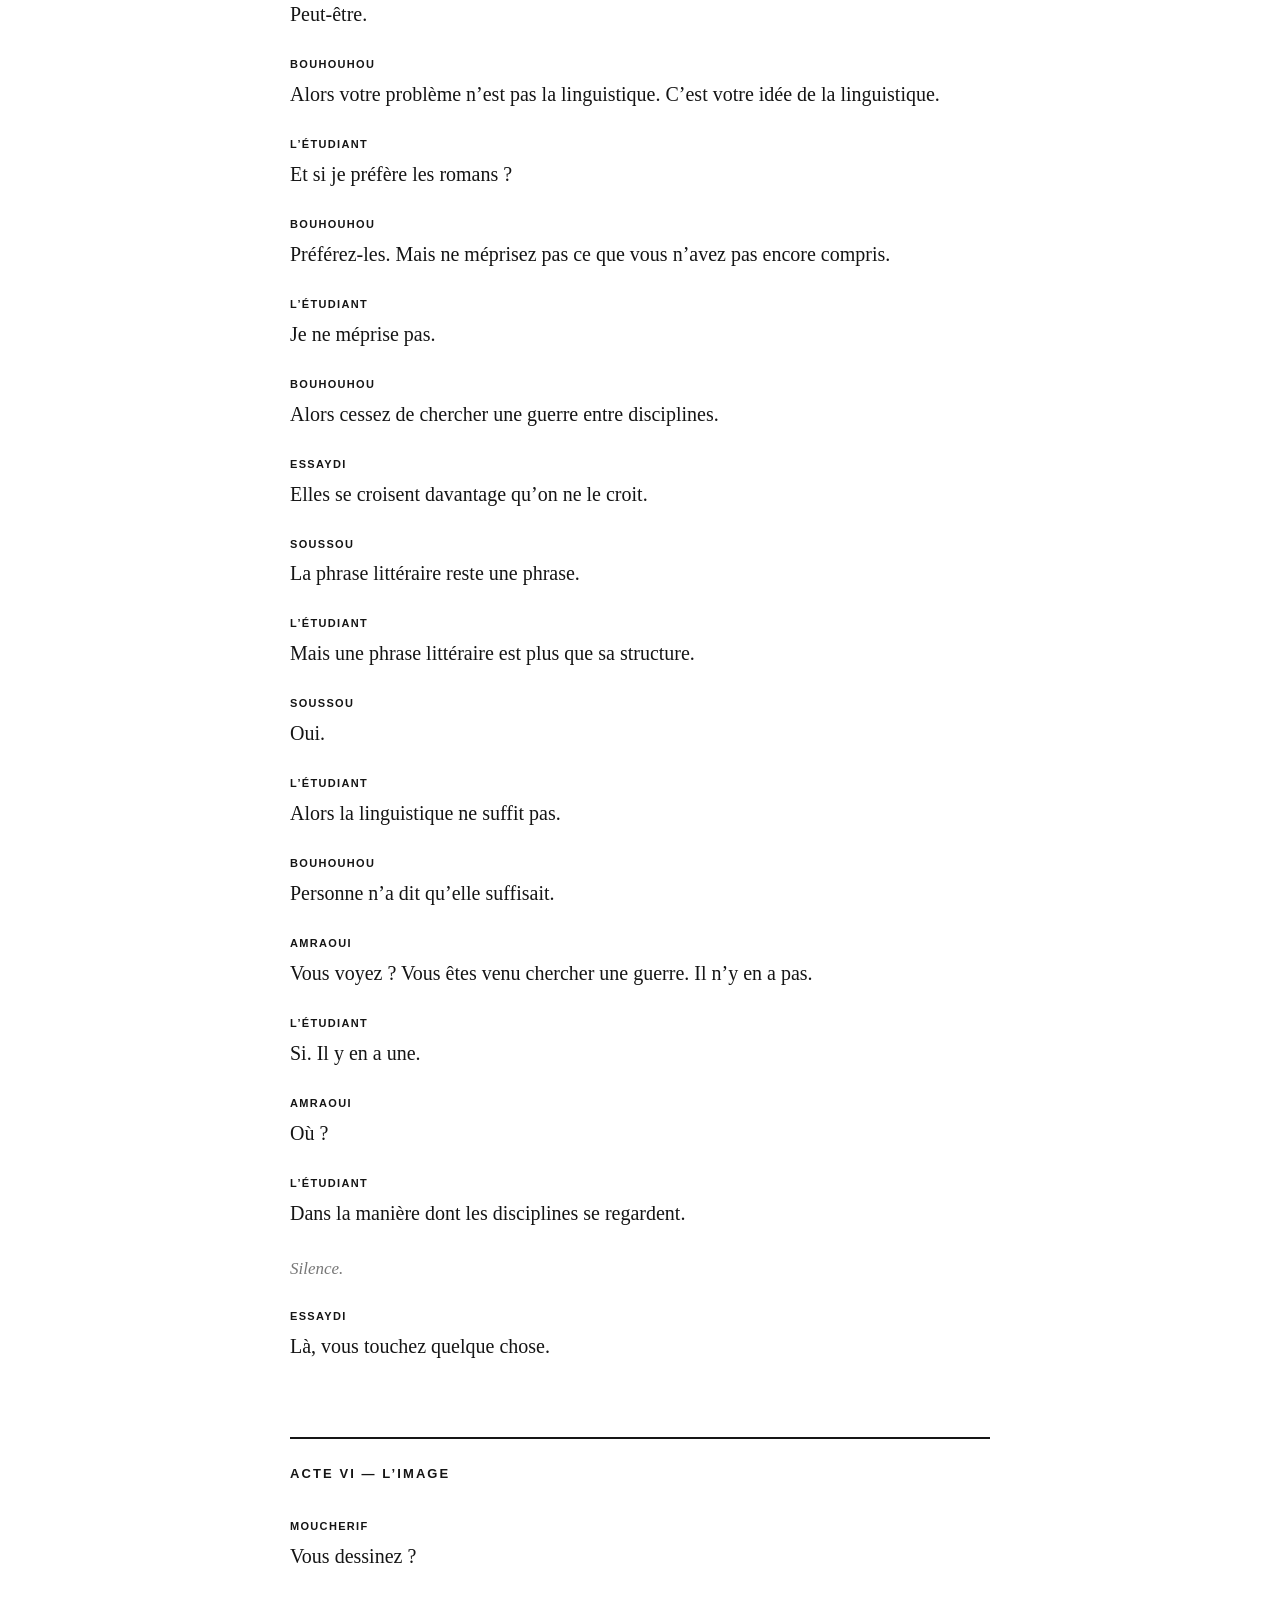
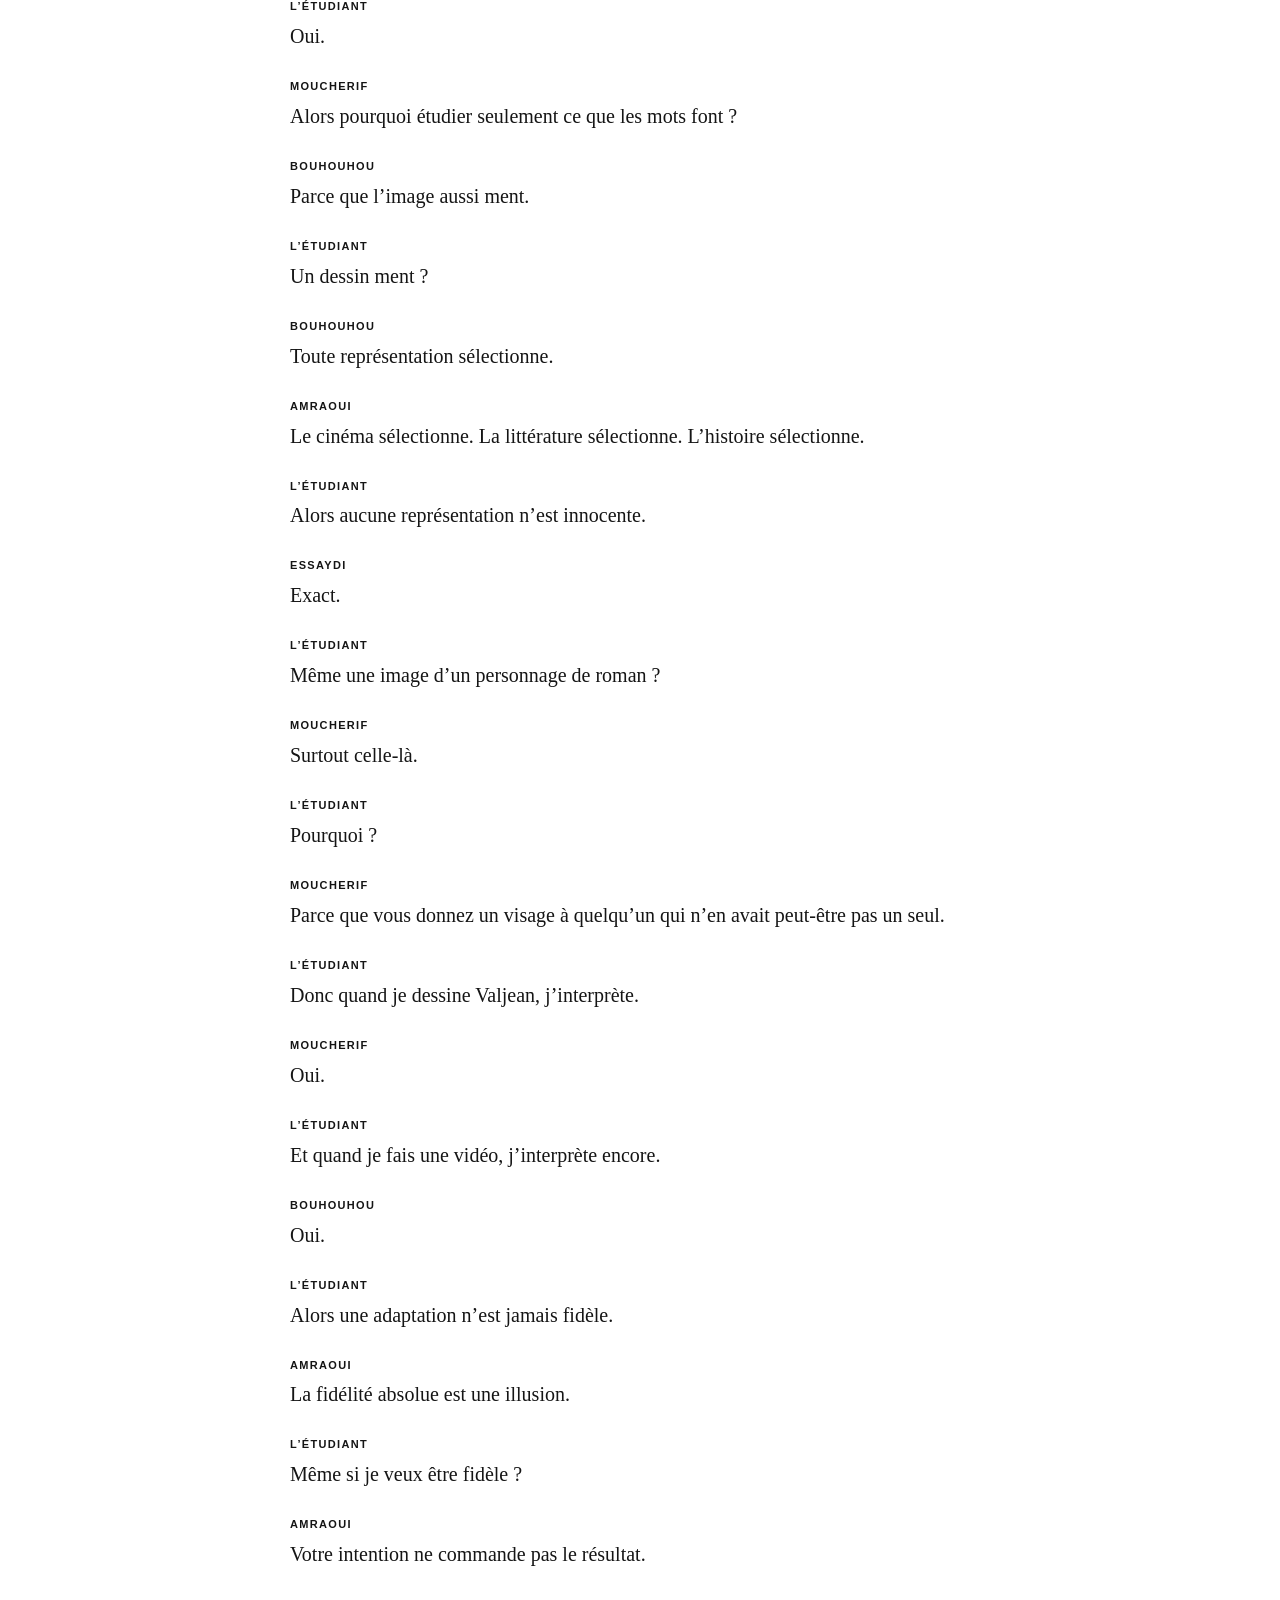
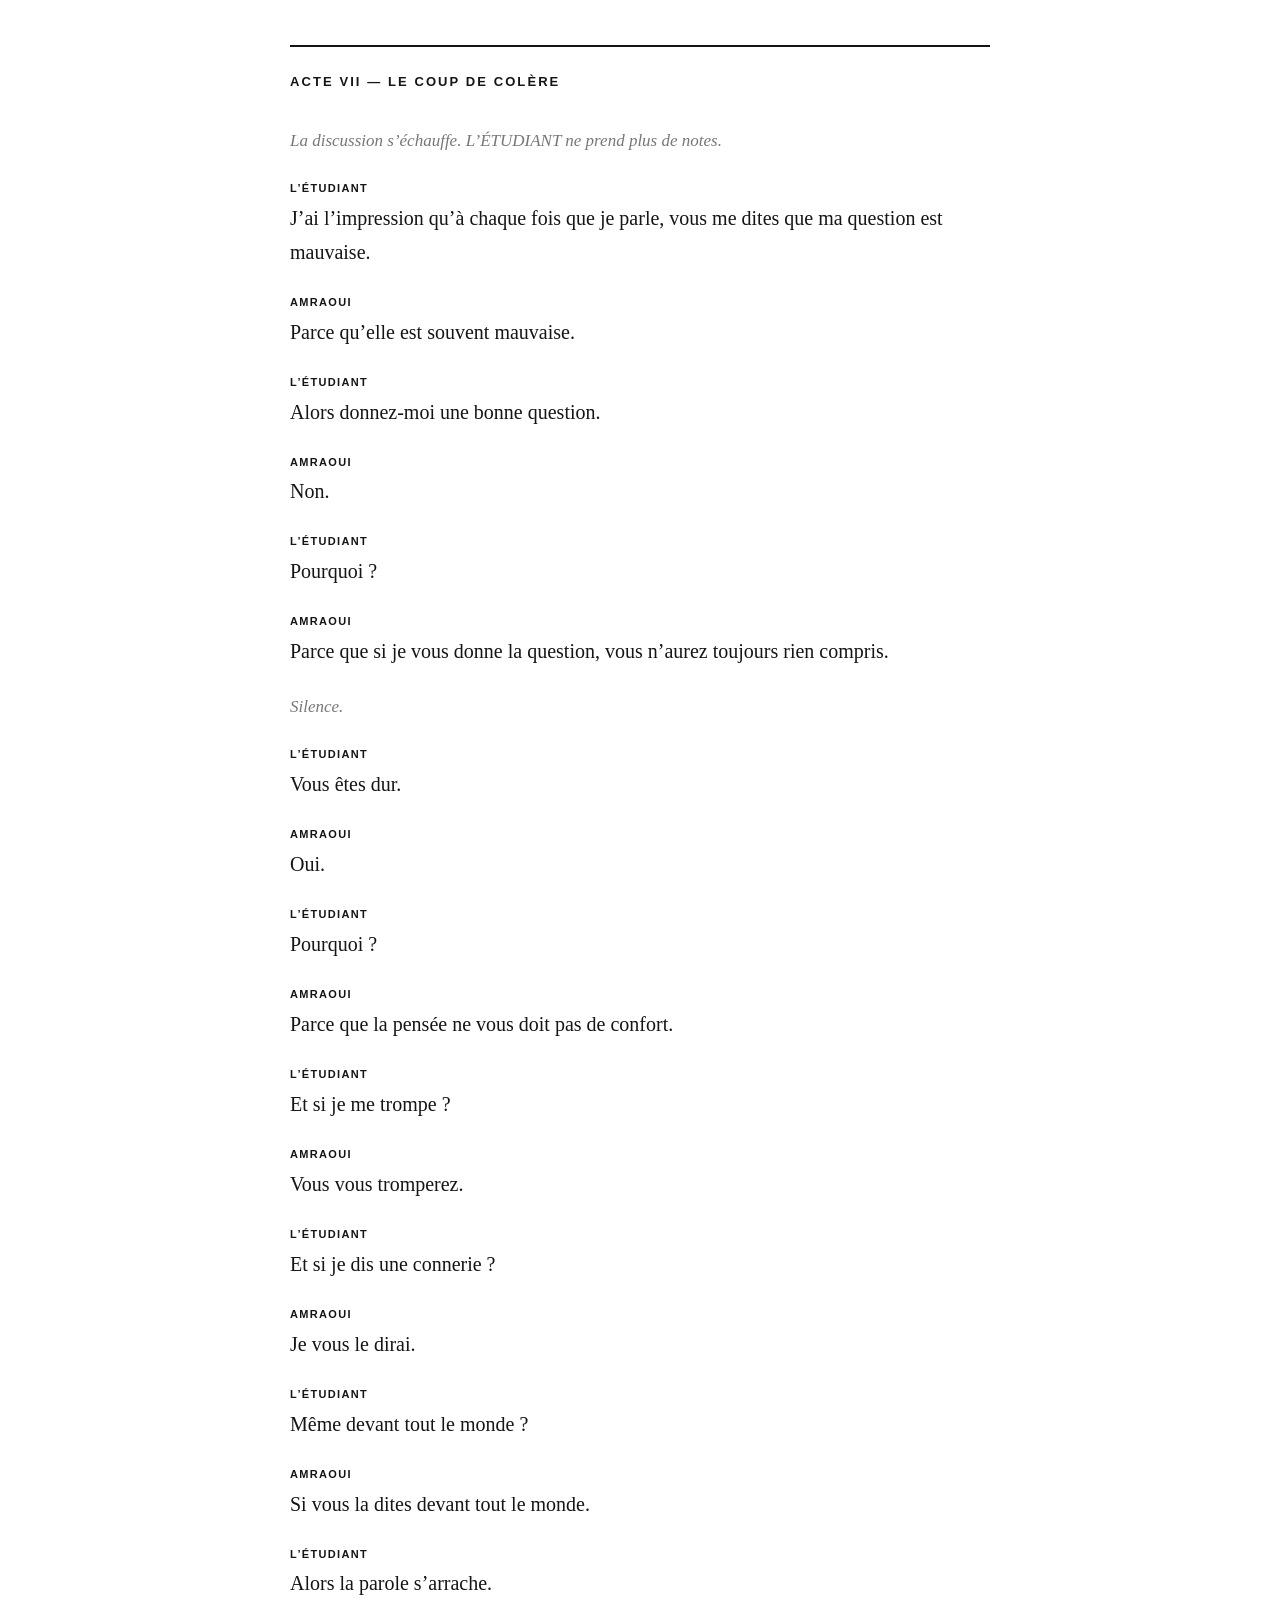
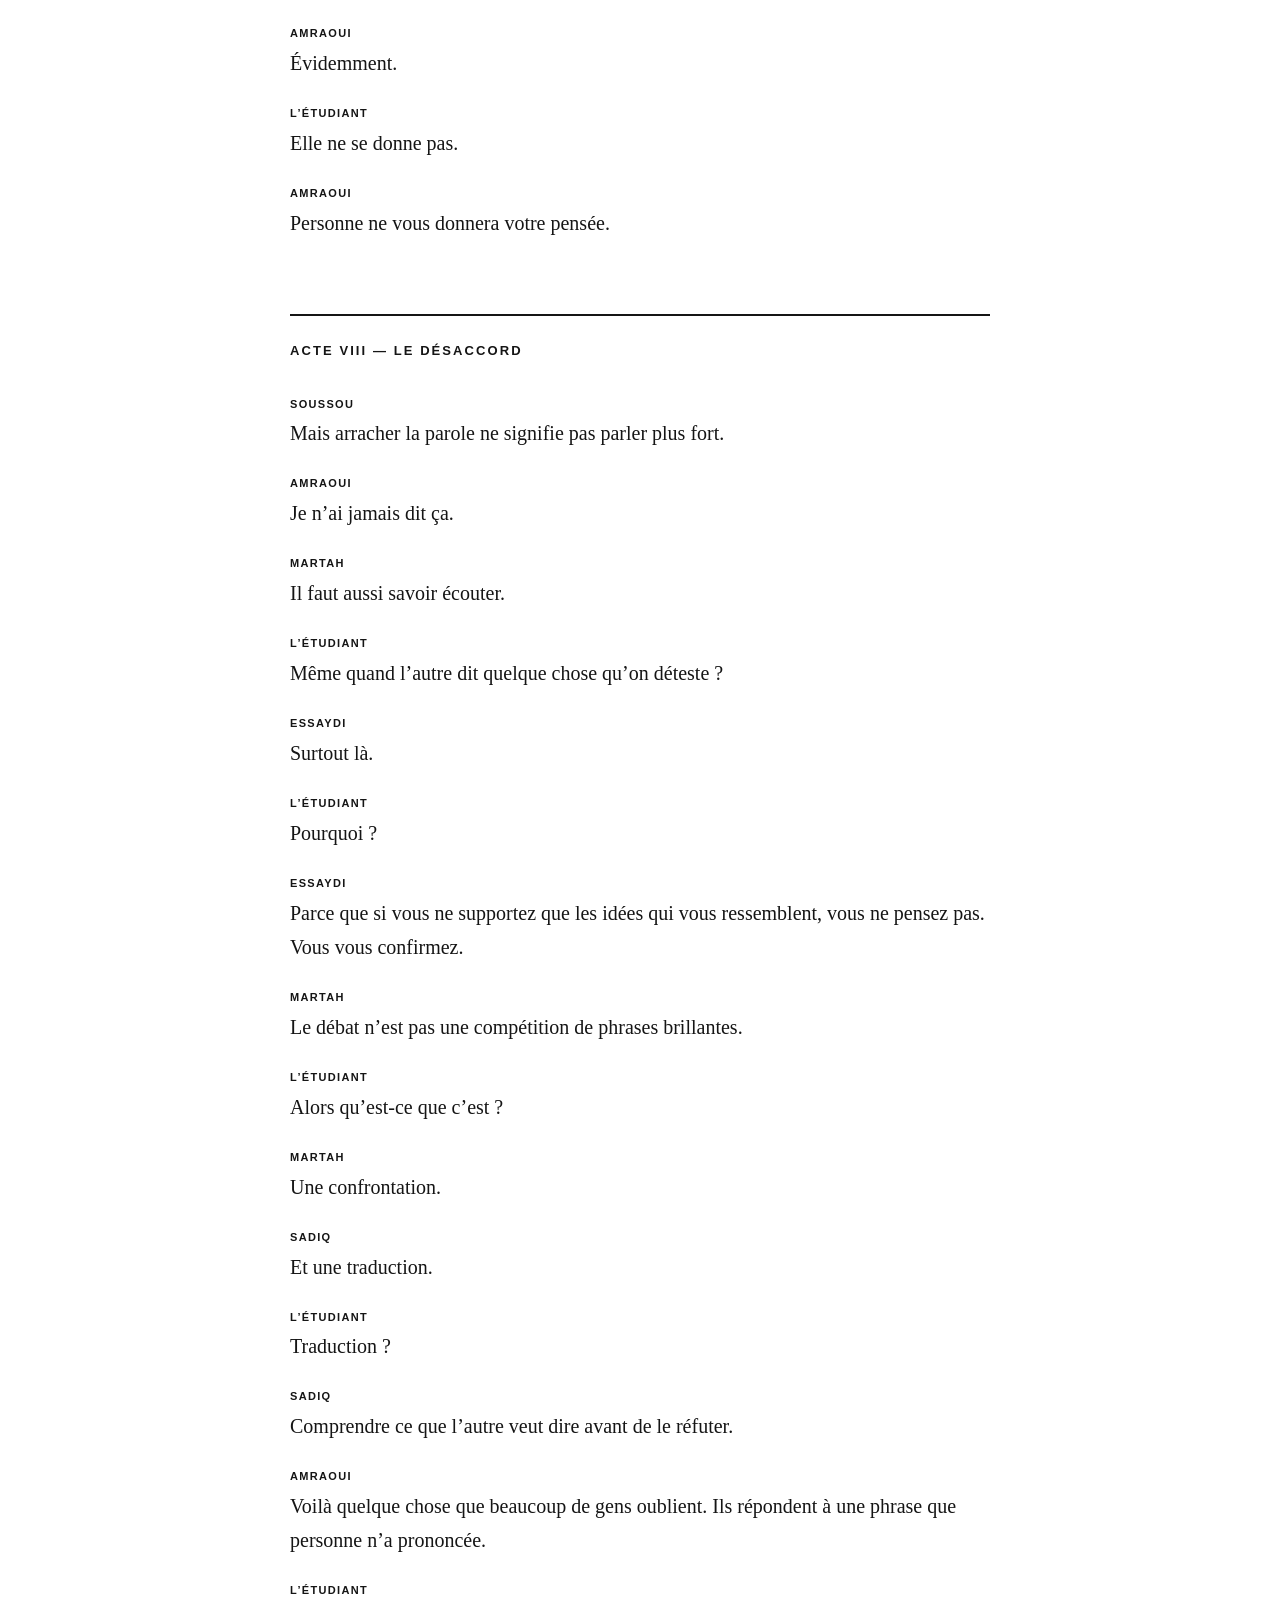
<file: piece.html>
<!DOCTYPE html>
<html lang="fr">
<head>

<meta charset="UTF-8">
<meta name="viewport" content="width=device-width, initial-scale=1.0">

<meta name="description"
content="LITTÉRATURE CONTRE LINGUISTIQUE — Une confrontation théâtrale. Une pièce de Mohamed Mabsout.">

<title>LITTÉRATURE CONTRE LINGUISTIQUE — Le Style Littéraire</title>

<style>

:root {
    --ink: #151515;
    --muted: #666;
    --line: #d9d9d9;
    --paper: #ffffff;
}

* {
    box-sizing: border-box;
}

html {
    scroll-behavior: smooth;
}

body {
    margin: 0;
    background: var(--paper);
    color: var(--ink);
    font-family: Georgia, "Times New Roman", serif;
    line-height: 1.72;
}

/* EN-TÊTE */

.site-header {
    border-bottom: 1px solid var(--line);
    padding: 18px 24px;
    text-align: center;
    font-family: Arial, Helvetica, sans-serif;
    font-size: 12px;
    font-weight: 700;
    letter-spacing: .12em;
}

/* IMAGE PRINCIPALE */

.play-cover {
    width: 100%;
    margin: 0;
    padding: 0;
}

.play-cover img {
    width: 100%;
    height: auto;
    display: block;
}

/* ARTICLE */

.article {
    max-width: 900px;
    margin: auto;
    padding: 50px 28px 100px;
}

/* BOUTON RETOUR */

.back-link {
    display: inline-block;
    margin-bottom: 45px;
    color: #666;
    text-decoration: none;
    font-family: Arial, Helvetica, sans-serif;
    font-size: 12px;
    letter-spacing: .08em;
    transition: .3s;
}

.back-link:hover {
    color: #111;
}

.kicker {
    font-family: Arial, Helvetica, sans-serif;
    font-size: 12px;
    font-weight: 700;
    letter-spacing: .18em;
    color: var(--muted);
    margin-bottom: 24px;
}

h1 {
    font-family: Georgia, "Times New Roman", serif;
    font-size: clamp(42px, 7vw, 76px);
    line-height: .98;
    letter-spacing: -.045em;
    font-weight: 700;
    margin: 0;
}

.subtitle {
    margin: 24px 0 18px;
    font-size: 23px;
    color: #444;
    font-style: italic;
}

.byline {
    font-family: Arial, Helvetica, sans-serif;
    font-size: 13px;
    margin-top: 28px;
    padding-bottom: 34px;
    border-bottom: 1px solid var(--line);
}

.byline strong {
    font-weight: 700;
}

/* ACTES */

.act {
    max-width: 700px;
    margin: 0 auto 74px;
}

.act h2 {
    font-family: Arial, Helvetica, sans-serif;
    font-size: 13px;
    letter-spacing: .16em;
    font-weight: 700;
    margin: 0 0 32px;
    padding-top: 24px;
    border-top: 2px solid var(--ink);
}

/* RÉPLIQUES */

.replica {
    margin: 0 0 24px;
}

.speaker {
    font-family: Arial, Helvetica, sans-serif;
    font-size: 11px;
    letter-spacing: .12em;
    font-weight: 800;
    margin-bottom: 3px;
}

.speech {
    font-size: 20px;
    line-height: 1.7;
}

/* INDICATIONS SCÉNIQUES */

.stage {
    color: #777;
    font-style: italic;
    margin: 18px 0 24px;
    font-size: 17px;
}

/* ÉPILOGUE */

.epilogue {
    max-width: 700px;
    margin: 0 auto 70px;
}

.epilogue h2 {
    font-family: Arial, Helvetica, sans-serif;
    font-size: 13px;
    letter-spacing: .16em;
    font-weight: 700;
    margin: 0 0 32px;
    padding-top: 24px;
    border-top: 2px solid var(--ink);
}

.final-line {
    font-size: 24px;
    line-height: 1.55;
    font-style: italic;
    margin-top: 35px;
}

/* PIED DE PAGE */

.footer {
    border-top: 1px solid var(--line);
    padding-top: 28px;
    margin-top: 30px;
    text-align: center;
    font-family: Arial, Helvetica, sans-serif;
    font-size: 11px;
    letter-spacing: .12em;
    color: var(--muted);
}

/* MOBILE */

@media (max-width: 650px) {

    .site-header {
        padding: 15px 16px;
    }

    .article {
        padding: 40px 20px 70px;
    }

    h1 {
        font-size: 43px;
    }

    .subtitle {
        font-size: 19px;
    }

    .speech {
        font-size: 18px;
        line-height: 1.68;
    }

    .stage {
        font-size: 16px;
    }

    .act {
        margin-bottom: 58px;
    }
}

</style>
</head>

<body>

<header class="site-header">
    LE STYLE LITTÉRAIRE
</header>

<!-- GRANDE IMAGE DE UNE -->

<div class="play-cover">
    <img src="piece-theatre.png"
         alt="LITTÉRATURE CONTRE LINGUISTIQUE — Une confrontation théâtrale">
</div>

<main class="article">

<a href="index.html" class="back-link">
    ← LE STYLE LITTÉRAIRE
</a>

<div class="kicker">
    THÉÂTRE · LITTÉRATURE · LINGUISTIQUE
</div>

<h1>
    LITTÉRATURE CONTRE LINGUISTIQUE
</h1>

<div class="subtitle">
    Une confrontation théâtrale
</div>

<div class="byline">
    Par <strong>Mohamed Mabsout</strong>
</div>


<!-- ACTE I -->

<section class="act">

<h2>ACTE I — LA PORTE</h2>

<div class="stage">
Fin d’après-midi. Salle de réunion. Une discussion administrative vient de se terminer. L’ÉTUDIANT frappe.
</div>

<div class="replica">
<div class="speaker">LA VOIX DU PRÉSIDENT</div>
<div class="speech">Entrez.</div>
</div>

<div class="replica">
<div class="speaker">L’ÉTUDIANT</div>
<div class="speech">Je peux poser une question ?</div>
</div>

<div class="replica">
<div class="speaker">AMRAOUI</div>
<div class="speech">Vous êtes déjà entré. Posez-la.</div>
</div>

<div class="replica">
<div class="speaker">L’ÉTUDIANT</div>
<div class="speech">
Pourquoi est-ce qu’on nous demande de choisir entre littérature et linguistique comme si les deux ne parlaient pas du même objet ?
</div>
</div>

<div class="replica">
<div class="speaker">BOUHOUHOU</div>
<div class="speech">
Parce que ce ne sont pas les mêmes objets.
</div>
</div>

<div class="replica">
<div class="speaker">L’ÉTUDIANT</div>
<div class="speech">
La langue n’est pas dans la littérature ?
</div>
</div>

<div class="replica">
<div class="speaker">BOUHOUHOU</div>
<div class="speech">
Si vous commencez par les évidences, on ne va pas aller très loin.
</div>
</div>

<div class="replica">
<div class="speaker">L’ÉTUDIANT</div>
<div class="speech">
Je ne cherche pas une évidence.
</div>
</div>

<div class="replica">
<div class="speaker">AMRAOUI</div>
<div class="speech">
Alors cherchez mieux votre question.
</div>
</div>

<div class="replica">
<div class="speaker">L’ÉTUDIANT</div>
<div class="speech">
Alors je la repose. Qui décide de ce qu’est une bonne question ?
</div>
</div>

<div class="stage">
Un silence.
</div>

<div class="replica">
<div class="speaker">SOUSSOU</div>
<div class="speech">
Voilà une question intéressante.
</div>
</div>

<div class="replica">
<div class="speaker">AMRAOUI</div>
<div class="speech">
Intéressante, oui. Mais ne vous emballez pas. Une question intéressante peut produire une réponse idiote.
</div>
</div>

<div class="replica">
<div class="speaker">L’ÉTUDIANT</div>
<div class="speech">
Et une réponse savante peut cacher une question vide.
</div>
</div>

<div class="stage">
Un regard. AMRAOUI sourit brièvement.
</div>

<div class="replica">
<div class="speaker">AMRAOUI</div>
<div class="speech">
Vous avez préparé ça ?
</div>
</div>

<div class="replica">
<div class="speaker">L’ÉTUDIANT</div>
<div class="speech">
Non.
</div>
</div>

<div class="replica">
<div class="speaker">AMRAOUI</div>
<div class="speech">
Dommage. C’était presque bon.
</div>
</div>

</section>


<!-- ACTE II -->

<section class="act">

<h2>ACTE II — LA PAROLE</h2>

<div class="replica">
<div class="speaker">L’ÉTUDIANT</div>
<div class="speech">
Je voudrais parler de littérature.
</div>
</div>

<div class="replica">
<div class="speaker">AMRAOUI</div>
<div class="speech">
Tout le monde veut parler de littérature.
</div>
</div>

<div class="replica">
<div class="speaker">L’ÉTUDIANT</div>
<div class="speech">
Et pourtant on parle souvent à la place des textes.
</div>
</div>

<div class="replica">
<div class="speaker">SOUSSOU</div>
<div class="speech">
Ça, c’est vrai.
</div>
</div>

<div class="replica">
<div class="speaker">L’ÉTUDIANT</div>
<div class="speech">
On met des concepts dessus. Des catégories. Des étiquettes.
</div>
</div>

<div class="replica">
<div class="speaker">SOUSSOU</div>
<div class="speech">
Sans concepts, vous ne faites pas de recherche. Vous racontez votre lecture.
</div>
</div>

<div class="replica">
<div class="speaker">L’ÉTUDIANT</div>
<div class="speech">
Et avec trop de concepts, on ne lit plus.
</div>
</div>

<div class="replica">
<div class="speaker">SOUSSOU</div>
<div class="speech">
Ça dépend de ce que vous appelez lire.
</div>
</div>

<div class="replica">
<div class="speaker">L’ÉTUDIANT</div>
<div class="speech">
Sentir une phrase. Entendre son rythme. Comprendre pourquoi elle fait mal.
</div>
</div>

<div class="replica">
<div class="speaker">SOUSSOU</div>
<div class="speech">
Très bien.
</div>
</div>

<div class="replica">
<div class="speaker">L’ÉTUDIANT</div>
<div class="speech">
Très bien ?
</div>
</div>

<div class="replica">
<div class="speaker">SOUSSOU</div>
<div class="speech">
Oui. Mais si vous vous arrêtez là, vous faites de l’impressionnisme.
</div>
</div>

<div class="replica">
<div class="speaker">L’ÉTUDIANT</div>
<div class="speech">
Donc il faut prouver ce qu’on ressent.
</div>
</div>

<div class="replica">
<div class="speaker">SOUSSOU</div>
<div class="speech">
Il faut montrer comment le texte produit ce que vous prétendez ressentir.
</div>
</div>

<div class="replica">
<div class="speaker">L’ÉTUDIANT</div>
<div class="speech">
Même chez Flaubert ?
</div>
</div>

<div class="replica">
<div class="speaker">SOUSSOU</div>
<div class="speech">
Surtout chez Flaubert.
</div>
</div>

<div class="replica">
<div class="speaker">L’ÉTUDIANT</div>
<div class="speech">
Alors vous cherchez la vérité dans la phrase.
</div>
</div>

<div class="replica">
<div class="speaker">SOUSSOU</div>
<div class="speech">
Non. Dans le travail qui a produit la phrase.
</div>
</div>

<div class="stage">
L’ÉTUDIANT encaisse.
</div>

<div class="replica">
<div class="speaker">L’ÉTUDIANT</div>
<div class="speech">
Donc une œuvre n’est jamais seulement ce qu’elle dit.
</div>
</div>

<div class="replica">
<div class="speaker">SOUSSOU</div>
<div class="speech">
Enfin.
</div>
</div>

</section>


<!-- ACTE III -->

<section class="act">

<h2>ACTE III — L’ÉCRIVAIN N’EST PAS INNOCENT</h2>

<div class="replica">
<div class="speaker">L’ÉTUDIANT</div>
<div class="speech">
Pourquoi l’écrivain devrait-il être responsable de tout ce qu’il écrit ?
</div>
</div>

<div class="replica">
<div class="speaker">MARTAH</div>
<div class="speech">
Parce qu’il écrit dans une société.
</div>
</div>

<div class="replica">
<div class="speaker">L’ÉTUDIANT</div>
<div class="speech">
Donc écrire engage ?
</div>
</div>

<div class="replica">
<div class="speaker">MARTAH</div>
<div class="speech">
Pas automatiquement.
</div>
</div>

<div class="replica">
<div class="speaker">ESSAYDI</div>
<div class="speech">
Mais même le refus d’engagement peut avoir des effets.
</div>
</div>

<div class="replica">
<div class="speaker">L’ÉTUDIANT</div>
<div class="speech">
Alors personne n’est innocent.
</div>
</div>

<div class="replica">
<div class="speaker">MARTAH</div>
<div class="speech">
En littérature, l’innocence est un mot dangereux.
</div>
</div>

<div class="replica">
<div class="speaker">AMRAOUI</div>
<div class="speech">
Et très confortable.
</div>
</div>

<div class="replica">
<div class="speaker">L’ÉTUDIANT</div>
<div class="speech">
Pourquoi ?
</div>
</div>

<div class="replica">
<div class="speaker">AMRAOUI</div>
<div class="speech">
Parce qu’on adore dire : « Ce n’est qu’un roman. » Comme si le roman tombait du ciel.
</div>
</div>

<div class="replica">
<div class="speaker">L’ÉTUDIANT</div>
<div class="speech">
Mais une œuvre peut être ambiguë.
</div>
</div>

<div class="replica">
<div class="speaker">ESSAYDI</div>
<div class="speech">
Évidemment.
</div>
</div>

<div class="replica">
<div class="speaker">L’ÉTUDIANT</div>
<div class="speech">
Elle peut critiquer sans donner de solution.
</div>
</div>

<div class="replica">
<div class="speaker">ESSAYDI</div>
<div class="speech">
Heureusement.
</div>
</div>

<div class="replica">
<div class="speaker">MARTAH</div>
<div class="speech">
La littérature n’est pas un tract.
</div>
</div>

<div class="replica">
<div class="speaker">L’ÉTUDIANT</div>
<div class="speech">
Alors pourquoi l’engagement ?
</div>
</div>

<div class="replica">
<div class="speaker">MARTAH</div>
<div class="speech">
Parce que les écrivains écrivent depuis une position. Une langue. Une époque. Une histoire.
</div>
</div>

<div class="replica">
<div class="speaker">L’ÉTUDIANT</div>
<div class="speech">
Et un Marocain qui écrit en français ?
</div>
</div>

<div class="stage">
Silence.
</div>

<div class="replica">
<div class="speaker">AMRAOUI</div>
<div class="speech">
Vous voulez vraiment ouvrir ça maintenant ?
</div>
</div>

<div class="replica">
<div class="speaker">L’ÉTUDIANT</div>
<div class="speech">
Oui.
</div>
</div>

<div class="replica">
<div class="speaker">AMRAOUI</div>
<div class="speech">
Alors ne dites pas « le Marocain qui écrit en français » comme si vous veniez de découvrir un problème universel.
</div>
</div>

<div class="replica">
<div class="speaker">L’ÉTUDIANT</div>
<div class="speech">
Je pose la question.
</div>
</div>

<div class="replica">
<div class="speaker">AMRAOUI</div>
<div class="speech">
Posez-la correctement.
</div>
</div>

<div class="replica">
<div class="speaker">L’ÉTUDIANT</div>
<div class="speech">
Comment ?
</div>
</div>

<div class="replica">
<div class="speaker">AMRAOUI</div>
<div class="speech">
Demandez ce que cette langue fait au texte. Demandez ce que le texte fait à cette langue. Demandez ce qui se passe quand une histoire marocaine passe par une langue héritée d’une histoire coloniale.
</div>
</div>

<div class="replica">
<div class="speaker">AMRAOUI</div>
<div class="speech">
Là, vous commencez à travailler.
</div>
</div>

<div class="replica">
<div class="speaker">AMRAOUI</div>
<div class="speech">
Et ne venez pas me dire ensuite que tout cela se résume à « identité ».
</div>
</div>

<div class="replica">
<div class="speaker">L’ÉTUDIANT</div>
<div class="speech">
Pourquoi ?
</div>
</div>

<div class="replica">
<div class="speaker">AMRAOUI</div>
<div class="speech">
Parce que « identité », aujourd’hui, on le met partout quand on ne sait plus quoi dire.
</div>
</div>

</section>


<!-- ACTE IV -->

<section class="act">

<h2>ACTE IV — IDENTITÉ</h2>

<div class="replica">
<div class="speaker">L’ÉTUDIANT</div>
<div class="speech">Alors qu’est-ce que je suis ?</div>
</div>

<div class="replica">
<div class="speaker">AMRAOUI</div>
<div class="speech">Vous êtes étudiant.</div>
</div>

<div class="replica">
<div class="speaker">L’ÉTUDIANT</div>
<div class="speech">Ce n’est pas une réponse.</div>
</div>

<div class="replica">
<div class="speaker">AMRAOUI</div>
<div class="speech">Parce que vous voulez une définition psychologique ? Je ne suis pas psychologue.</div>
</div>

<div class="replica">
<div class="speaker">ESSAYDI</div>
<div class="speech">La question est plus profonde.</div>
</div>

<div class="replica">
<div class="speaker">AMRAOUI</div>
<div class="speech">Peut-être. Mais la profondeur ne dispense pas de précision.</div>
</div>

<div class="replica">
<div class="speaker">L’ÉTUDIANT</div>
<div class="speech">
Je suis marocain. Je lis Flaubert. J’écris en français. Je parle darija. J’étudie la littérature française. Je regarde du cinéma. Je dessine. Où est mon identité là-dedans ?
</div>
</div>

<div class="replica">
<div class="speaker">ESSAYDI</div>
<div class="speech">Dans la tension.</div>
</div>

<div class="replica">
<div class="speaker">L’ÉTUDIANT</div>
<div class="speech">La tension ?</div>
</div>

<div class="replica">
<div class="speaker">ESSAYDI</div>
<div class="speech">Vous cherchez une unité là où il y a des couches.</div>
</div>

<div class="replica">
<div class="speaker">SADIQ</div>
<div class="speech">Et des passages.</div>
</div>

<div class="replica">
<div class="speaker">L’ÉTUDIANT</div>
<div class="speech">Donc je suis plusieurs ?</div>
</div>

<div class="replica">
<div class="speaker">SADIQ</div>
<div class="speech">Vous êtes un être humain. C’est déjà assez compliqué.</div>
</div>

<div class="replica">
<div class="speaker">MOUCHERIF</div>
<div class="speech">L’identité n’est pas un coffre fermé.</div>
</div>

<div class="replica">
<div class="speaker">AMRAOUI</div>
<div class="speech">Et surtout, ne transformez pas le pluralisme en slogan.</div>
</div>

<div class="replica">
<div class="speaker">L’ÉTUDIANT</div>
<div class="speech">Pourquoi ?</div>
</div>

<div class="replica">
<div class="speaker">AMRAOUI</div>
<div class="speech">
Parce qu’on entend « pluralité », « diversité », « interculturalité » partout. Trois mots, dix colloques, cinquante communications et parfois pas une seule pensée derrière.
</div>
</div>

<div class="stage">
Personne ne rit.
</div>

<div class="replica">
<div class="speaker">AMRAOUI</div>
<div class="speech">Ça vous choque ?</div>
</div>

<div class="replica">
<div class="speaker">L’ÉTUDIANT</div>
<div class="speech">Non.</div>
</div>

<div class="replica">
<div class="speaker">AMRAOUI</div>
<div class="speech">Alors réfléchissez.</div>
</div>

</section>


<!-- ACTE V -->

<section class="act">

<h2>ACTE V — LA LINGUISTIQUE</h2>

<div class="replica">
<div class="speaker">L’ÉTUDIANT</div>
<div class="speech">Et la linguistique ?</div>
</div>

<div class="replica">
<div class="speaker">BOUHOUHOU</div>
<div class="speech">Qu’est-ce que vous lui reprochez ?</div>
</div>

<div class="replica">
<div class="speaker">L’ÉTUDIANT</div>
<div class="speech">Rien. Je veux savoir pourquoi elle m’attire moins.</div>
</div>

<div class="replica">
<div class="speaker">BOUHOUHOU</div>
<div class="speech">
Parce que vous confondez peut-être linguistique et exercices de grammaire.
</div>
</div>

<div class="replica">
<div class="speaker">L’ÉTUDIANT</div>
<div class="speech">Peut-être.</div>
</div>

<div class="replica">
<div class="speaker">BOUHOUHOU</div>
<div class="speech">
Alors votre problème n’est pas la linguistique. C’est votre idée de la linguistique.
</div>
</div>

<div class="replica">
<div class="speaker">L’ÉTUDIANT</div>
<div class="speech">Et si je préfère les romans ?</div>
</div>

<div class="replica">
<div class="speaker">BOUHOUHOU</div>
<div class="speech">
Préférez-les. Mais ne méprisez pas ce que vous n’avez pas encore compris.
</div>
</div>

<div class="replica">
<div class="speaker">L’ÉTUDIANT</div>
<div class="speech">Je ne méprise pas.</div>
</div>

<div class="replica">
<div class="speaker">BOUHOUHOU</div>
<div class="speech">
Alors cessez de chercher une guerre entre disciplines.
</div>
</div>

<div class="replica">
<div class="speaker">ESSAYDI</div>
<div class="speech">Elles se croisent davantage qu’on ne le croit.</div>
</div>

<div class="replica">
<div class="speaker">SOUSSOU</div>
<div class="speech">La phrase littéraire reste une phrase.</div>
</div>

<div class="replica">
<div class="speaker">L’ÉTUDIANT</div>
<div class="speech">Mais une phrase littéraire est plus que sa structure.</div>
</div>

<div class="replica">
<div class="speaker">SOUSSOU</div>
<div class="speech">Oui.</div>
</div>

<div class="replica">
<div class="speaker">L’ÉTUDIANT</div>
<div class="speech">Alors la linguistique ne suffit pas.</div>
</div>

<div class="replica">
<div class="speaker">BOUHOUHOU</div>
<div class="speech">Personne n’a dit qu’elle suffisait.</div>
</div>

<div class="replica">
<div class="speaker">AMRAOUI</div>
<div class="speech">
Vous voyez ? Vous êtes venu chercher une guerre. Il n’y en a pas.
</div>
</div>

<div class="replica">
<div class="speaker">L’ÉTUDIANT</div>
<div class="speech">Si. Il y en a une.</div>
</div>

<div class="replica">
<div class="speaker">AMRAOUI</div>
<div class="speech">Où ?</div>
</div>

<div class="replica">
<div class="speaker">L’ÉTUDIANT</div>
<div class="speech">
Dans la manière dont les disciplines se regardent.
</div>
</div>

<div class="stage">
Silence.
</div>

<div class="replica">
<div class="speaker">ESSAYDI</div>
<div class="speech">Là, vous touchez quelque chose.</div>
</div>

</section>


<!-- ACTE VI -->

<section class="act">

<h2>ACTE VI — L’IMAGE</h2>

<div class="replica">
<div class="speaker">MOUCHERIF</div>
<div class="speech">Vous dessinez ?</div>
</div>

<div class="replica">
<div class="speaker">L’ÉTUDIANT</div>
<div class="speech">Oui.</div>
</div>

<div class="replica">
<div class="speaker">MOUCHERIF</div>
<div class="speech">
Alors pourquoi étudier seulement ce que les mots font ?
</div>
</div>

<div class="replica">
<div class="speaker">BOUHOUHOU</div>
<div class="speech">Parce que l’image aussi ment.</div>
</div>

<div class="replica">
<div class="speaker">L’ÉTUDIANT</div>
<div class="speech">Un dessin ment ?</div>
</div>

<div class="replica">
<div class="speaker">BOUHOUHOU</div>
<div class="speech">Toute représentation sélectionne.</div>
</div>

<div class="replica">
<div class="speaker">AMRAOUI</div>
<div class="speech">
Le cinéma sélectionne. La littérature sélectionne. L’histoire sélectionne.
</div>
</div>

<div class="replica">
<div class="speaker">L’ÉTUDIANT</div>
<div class="speech">Alors aucune représentation n’est innocente.</div>
</div>

<div class="replica">
<div class="speaker">ESSAYDI</div>
<div class="speech">Exact.</div>
</div>

<div class="replica">
<div class="speaker">L’ÉTUDIANT</div>
<div class="speech">Même une image d’un personnage de roman ?</div>
</div>

<div class="replica">
<div class="speaker">MOUCHERIF</div>
<div class="speech">Surtout celle-là.</div>
</div>

<div class="replica">
<div class="speaker">L’ÉTUDIANT</div>
<div class="speech">Pourquoi ?</div>
</div>

<div class="replica">
<div class="speaker">MOUCHERIF</div>
<div class="speech">
Parce que vous donnez un visage à quelqu’un qui n’en avait peut-être pas un seul.
</div>
</div>

<div class="replica">
<div class="speaker">L’ÉTUDIANT</div>
<div class="speech">
Donc quand je dessine Valjean, j’interprète.
</div>
</div>

<div class="replica">
<div class="speaker">MOUCHERIF</div>
<div class="speech">Oui.</div>
</div>

<div class="replica">
<div class="speaker">L’ÉTUDIANT</div>
<div class="speech">
Et quand je fais une vidéo, j’interprète encore.
</div>
</div>

<div class="replica">
<div class="speaker">BOUHOUHOU</div>
<div class="speech">Oui.</div>
</div>

<div class="replica">
<div class="speaker">L’ÉTUDIANT</div>
<div class="speech">Alors une adaptation n’est jamais fidèle.</div>
</div>

<div class="replica">
<div class="speaker">AMRAOUI</div>
<div class="speech">La fidélité absolue est une illusion.</div>
</div>

<div class="replica">
<div class="speaker">L’ÉTUDIANT</div>
<div class="speech">Même si je veux être fidèle ?</div>
</div>

<div class="replica">
<div class="speaker">AMRAOUI</div>
<div class="speech">Votre intention ne commande pas le résultat.</div>
</div>

</section>


<!-- ACTE VII -->

<section class="act">

<h2>ACTE VII — LE COUP DE COLÈRE</h2>

<div class="stage">
La discussion s’échauffe. L’ÉTUDIANT ne prend plus de notes.
</div>

<div class="replica">
<div class="speaker">L’ÉTUDIANT</div>
<div class="speech">
J’ai l’impression qu’à chaque fois que je parle, vous me dites que ma question est mauvaise.
</div>
</div>

<div class="replica">
<div class="speaker">AMRAOUI</div>
<div class="speech">Parce qu’elle est souvent mauvaise.</div>
</div>

<div class="replica">
<div class="speaker">L’ÉTUDIANT</div>
<div class="speech">Alors donnez-moi une bonne question.</div>
</div>

<div class="replica">
<div class="speaker">AMRAOUI</div>
<div class="speech">Non.</div>
</div>

<div class="replica">
<div class="speaker">L’ÉTUDIANT</div>
<div class="speech">Pourquoi ?</div>
</div>

<div class="replica">
<div class="speaker">AMRAOUI</div>
<div class="speech">
Parce que si je vous donne la question, vous n’aurez toujours rien compris.
</div>
</div>

<div class="stage">
Silence.
</div>

<div class="replica">
<div class="speaker">L’ÉTUDIANT</div>
<div class="speech">Vous êtes dur.</div>
</div>

<div class="replica">
<div class="speaker">AMRAOUI</div>
<div class="speech">Oui.</div>
</div>

<div class="replica">
<div class="speaker">L’ÉTUDIANT</div>
<div class="speech">Pourquoi ?</div>
</div>

<div class="replica">
<div class="speaker">AMRAOUI</div>
<div class="speech">
Parce que la pensée ne vous doit pas de confort.
</div>
</div>

<div class="replica">
<div class="speaker">L’ÉTUDIANT</div>
<div class="speech">Et si je me trompe ?</div>
</div>

<div class="replica">
<div class="speaker">AMRAOUI</div>
<div class="speech">Vous vous tromperez.</div>
</div>

<div class="replica">
<div class="speaker">L’ÉTUDIANT</div>
<div class="speech">Et si je dis une connerie ?</div>
</div>

<div class="replica">
<div class="speaker">AMRAOUI</div>
<div class="speech">Je vous le dirai.</div>
</div>

<div class="replica">
<div class="speaker">L’ÉTUDIANT</div>
<div class="speech">Même devant tout le monde ?</div>
</div>

<div class="replica">
<div class="speaker">AMRAOUI</div>
<div class="speech">Si vous la dites devant tout le monde.</div>
</div>

<div class="replica">
<div class="speaker">L’ÉTUDIANT</div>
<div class="speech">Alors la parole s’arrache.</div>
</div>

<div class="replica">
<div class="speaker">AMRAOUI</div>
<div class="speech">Évidemment.</div>
</div>

<div class="replica">
<div class="speaker">L’ÉTUDIANT</div>
<div class="speech">Elle ne se donne pas.</div>
</div>

<div class="replica">
<div class="speaker">AMRAOUI</div>
<div class="speech">Personne ne vous donnera votre pensée.</div>
</div>

</section>


<!-- ACTE VIII -->

<section class="act">

<h2>ACTE VIII — LE DÉSACCORD</h2>

<div class="replica">
<div class="speaker">SOUSSOU</div>
<div class="speech">
Mais arracher la parole ne signifie pas parler plus fort.
</div>
</div>

<div class="replica">
<div class="speaker">AMRAOUI</div>
<div class="speech">Je n’ai jamais dit ça.</div>
</div>

<div class="replica">
<div class="speaker">MARTAH</div>
<div class="speech">Il faut aussi savoir écouter.</div>
</div>

<div class="replica">
<div class="speaker">L’ÉTUDIANT</div>
<div class="speech">
Même quand l’autre dit quelque chose qu’on déteste ?
</div>
</div>

<div class="replica">
<div class="speaker">ESSAYDI</div>
<div class="speech">Surtout là.</div>
</div>

<div class="replica">
<div class="speaker">L’ÉTUDIANT</div>
<div class="speech">Pourquoi ?</div>
</div>

<div class="replica">
<div class="speaker">ESSAYDI</div>
<div class="speech">
Parce que si vous ne supportez que les idées qui vous ressemblent, vous ne pensez pas. Vous vous confirmez.
</div>
</div>

<div class="replica">
<div class="speaker">MARTAH</div>
<div class="speech">
Le débat n’est pas une compétition de phrases brillantes.
</div>
</div>

<div class="replica">
<div class="speaker">L’ÉTUDIANT</div>
<div class="speech">Alors qu’est-ce que c’est ?</div>
</div>

<div class="replica">
<div class="speaker">MARTAH</div>
<div class="speech">Une confrontation.</div>
</div>

<div class="replica">
<div class="speaker">SADIQ</div>
<div class="speech">Et une traduction.</div>
</div>

<div class="replica">
<div class="speaker">L’ÉTUDIANT</div>
<div class="speech">Traduction ?</div>
</div>

<div class="replica">
<div class="speaker">SADIQ</div>
<div class="speech">
Comprendre ce que l’autre veut dire avant de le réfuter.
</div>
</div>

<div class="replica">
<div class="speaker">AMRAOUI</div>
<div class="speech">
Voilà quelque chose que beaucoup de gens oublient. Ils répondent à une phrase que personne n’a prononcée.
</div>
</div>

<div class="replica">
<div class="speaker">L’ÉTUDIANT</div>
<div class="speech">Et vous ?</div>
</div>

<div class="replica">
<div class="speaker">AMRAOUI</div>
<div class="speech">Moi aussi.</div>
</div>

<div class="stage">
Cette fois, AMRAOUI sourit.
</div>

<div class="replica">
<div class="speaker">AMRAOUI</div>
<div class="speech">Je ne suis pas une machine.</div>
</div>

</section>


<!-- ACTE IX -->

<section class="act">

<h2>ACTE IX — LE PROFESSEUR EST À SON TOUR INTERROGÉ</h2>

<div class="replica">
<div class="speaker">L’ÉTUDIANT</div>
<div class="speech">Pourquoi enseigner la littérature aujourd’hui ?</div>
</div>

<div class="replica">
<div class="speaker">AMRAOUI</div>
<div class="speech">Parce qu’on en a encore besoin.</div>
</div>

<div class="replica">
<div class="speaker">L’ÉTUDIANT</div>
<div class="speech">C’est trop facile.</div>
</div>

<div class="replica">
<div class="speaker">AMRAOUI</div>
<div class="speech">Vous voulez quoi ? Une formule ?</div>
</div>

<div class="replica">
<div class="speaker">L’ÉTUDIANT</div>
<div class="speech">Une raison.</div>
</div>

<div class="replica">
<div class="speaker">AMRAOUI</div>
<div class="speech">
Très bien. Parce qu’une société qui ne sait plus lire ses récits devient incapable de comprendre les récits qu’on lui impose.
</div>
</div>

<div class="stage">
Silence.
</div>

<div class="replica">
<div class="speaker">ESSAYDI</div>
<div class="speech">Voilà.</div>
</div>

<div class="replica">
<div class="speaker">L’ÉTUDIANT</div>
<div class="speech">Les récits qu’on nous impose ?</div>
</div>

<div class="replica">
<div class="speaker">ESSAYDI</div>
<div class="speech">
Politiques. Médiatiques. Culturels. Économiques. Identitaires.
</div>
</div>

<div class="replica">
<div class="speaker">L’ÉTUDIANT</div>
<div class="speech">Donc lire, c’est résister.</div>
</div>

<div class="replica">
<div class="speaker">ESSAYDI</div>
<div class="speech">Parfois.</div>
</div>

<div class="replica">
<div class="speaker">MARTAH</div>
<div class="speech">
Mais lire, c’est aussi accepter d’être déplacé.
</div>
</div>

<div class="replica">
<div class="speaker">L’ÉTUDIANT</div>
<div class="speech">Déplacé ?</div>
</div>

<div class="replica">
<div class="speaker">MARTAH</div>
<div class="speech">
Une œuvre sérieuse ne vous confirme pas toujours.
</div>
</div>

<div class="replica">
<div class="speaker">SOUSSOU</div>
<div class="speech">Elle peut même vous contredire.</div>
</div>

<div class="replica">
<div class="speaker">MOUCHERIF</div>
<div class="speech">
Et vous obliger à regarder autrement.
</div>
</div>

<div class="replica">
<div class="speaker">L’ÉTUDIANT</div>
<div class="speech">Alors la littérature est dangereuse.</div>
</div>

<div class="replica">
<div class="speaker">ESSAYDI</div>
<div class="speech">Elle peut l’être.</div>
</div>

<div class="replica">
<div class="speaker">AMRAOUI</div>
<div class="speech">
Et c’est justement pour ça qu’il faut la lire sérieusement.
</div>
</div>

</section>


<!-- ACTE X -->

<section class="act">

<h2>ACTE X — LA MACHINE</h2>

<div class="replica">
<div class="speaker">L’ÉTUDIANT</div>
<div class="speech">Et maintenant, l’intelligence artificielle.</div>
</div>

<div class="stage">
Quelques regards se croisent.
</div>

<div class="replica">
<div class="speaker">MOUTIA</div>
<div class="speech">Continuez.</div>
</div>

<div class="replica">
<div class="speaker">L’ÉTUDIANT</div>
<div class="speech">
Elle peut écrire. Résumer. Traduire. Dessiner. Imiter un style.
</div>
</div>

<div class="replica">
<div class="speaker">SOUSSOU</div>
<div class="speech">Imiter n’est pas créer.</div>
</div>

<div class="replica">
<div class="speaker">L’ÉTUDIANT</div>
<div class="speech">Vous en êtes sûr ?</div>
</div>

<div class="replica">
<div class="speaker">SOUSSOU</div>
<div class="speech">
Je suis surtout sûr qu’il faut poser la question correctement.
</div>
</div>

<div class="replica">
<div class="speaker">MOUTIA</div>
<div class="speech">
La machine produit du texte. L’enjeu est de savoir ce que nous faisons de cette production.
</div>
</div>

<div class="replica">
<div class="speaker">L’ÉTUDIANT</div>
<div class="speech">Et si elle devient meilleure que nous ?</div>
</div>

<div class="replica">
<div class="speaker">MOUTIA</div>
<div class="speech">Meilleure pour quoi ?</div>
</div>

<div class="replica">
<div class="speaker">L’ÉTUDIANT</div>
<div class="speech">Écrire.</div>
</div>

<div class="replica">
<div class="speaker">SOUSSOU</div>
<div class="speech">Écrire quoi ?</div>
</div>

<div class="replica">
<div class="speaker">L’ÉTUDIANT</div>
<div class="speech">Un roman.</div>
</div>

<div class="replica">
<div class="speaker">SOUSSOU</div>
<div class="speech">Lequel ?</div>
</div>

<div class="replica">
<div class="speaker">L’ÉTUDIANT</div>
<div class="speech">Je ne sais pas.</div>
</div>

<div class="replica">
<div class="speaker">SOUSSOU</div>
<div class="speech">Voilà.</div>
</div>

<div class="replica">
<div class="speaker">ESSAYDI</div>
<div class="speech">
La technique peut produire des formes. Elle ne supprime pas la nécessité de décider ce qui mérite d’être dit.
</div>
</div>

<div class="replica">
<div class="speaker">L’ÉTUDIANT</div>
<div class="speech">Donc le problème reste humain.</div>
</div>

<div class="replica">
<div class="speaker">MOUTIA</div>
<div class="speech">
Il reste politique, culturel, esthétique et humain.
</div>
</div>

<div class="replica">
<div class="speaker">AMRAOUI</div>
<div class="speech">Et surtout intellectuel.</div>
</div>

<div class="replica">
<div class="speaker">L’ÉTUDIANT</div>
<div class="speech">
Parce qu’on peut produire une réponse sans avoir pensé.
</div>
</div>

<div class="replica">
<div class="speaker">AMRAOUI</div>
<div class="speech">Exactement.</div>
</div>

</section>


<!-- ACTE XI -->

<section class="act">

<h2>ACTE XI — LA DERNIÈRE QUESTION</h2>

<div class="stage">
La réunion est officiellement terminée. Personne ne se lève.
</div>

<div class="replica">
<div class="speaker">LA VOIX DU PRÉSIDENT</div>
<div class="speech">Nous avons dépassé l’heure.</div>
</div>

<div class="replica">
<div class="speaker">AMRAOUI</div>
<div class="speech">Laissez.</div>
</div>

<div class="stage">
Le président se tait.
</div>

<div class="replica">
<div class="speaker">L’ÉTUDIANT</div>
<div class="speech">
Si je ne veux appartenir complètement à aucune discipline ?
</div>
</div>

<div class="replica">
<div class="speaker">BOUHOUHOU</div>
<div class="speech">Alors construisez votre problème.</div>
</div>

<div class="replica">
<div class="speaker">SOUSSOU</div>
<div class="speech">
Pas votre identité intellectuelle. Votre problème.
</div>
</div>

<div class="replica">
<div class="speaker">ESSAYDI</div>
<div class="speech">
Un bon problème peut traverser plusieurs disciplines.
</div>
</div>

<div class="replica">
<div class="speaker">MARTAH</div>
<div class="speech">
Mais il faut savoir ce qu’on emprunte à chacune.
</div>
</div>

<div class="replica">
<div class="speaker">MOUCHERIF</div>
<div class="speech">Et pourquoi.</div>
</div>

<div class="replica">
<div class="speaker">SADIQ</div>
<div class="speech">Et ce qui se perd au passage.</div>
</div>

<div class="replica">
<div class="speaker">AMRAOUI</div>
<div class="speech">
Mais ne vous racontez pas d’histoires.
</div>
</div>

<div class="replica">
<div class="speaker">L’ÉTUDIANT</div>
<div class="speech">Lesquelles ?</div>
</div>

<div class="replica">
<div class="speaker">AMRAOUI</div>
<div class="speech">« Je suis pluridisciplinaire. »</div>
</div>

<div class="replica">
<div class="speaker">AMRAOUI</div>
<div class="speech">
Ça ne veut rien dire si vous ne maîtrisez rien.
</div>
</div>

<div class="stage">
Silence.
</div>

<div class="replica">
<div class="speaker">AMRAOUI</div>
<div class="speech">
Le pluralisme n’est pas le droit d’être superficiel partout.
</div>
</div>

<div class="replica">
<div class="speaker">L’ÉTUDIANT</div>
<div class="speech">Alors ?</div>
</div>

<div class="replica">
<div class="speaker">AMRAOUI</div>
<div class="speech">
Il faut être profond quelque part.
</div>
</div>

<div class="replica">
<div class="speaker">ESSAYDI</div>
<div class="speech">
Puis apprendre à sortir de cet endroit.
</div>
</div>

<div class="replica">
<div class="speaker">SOUSSOU</div>
<div class="speech">
Sans perdre la précision.
</div>
</div>

<div class="replica">
<div class="speaker">MARTAH</div>
<div class="speech">
Sans perdre le monde.
</div>
</div>

<div class="replica">
<div class="speaker">MOUCHERIF</div>
<div class="speech">
Sans perdre la forme.
</div>
</div>

<div class="replica">
<div class="speaker">SADIQ</div>
<div class="speech">
Sans perdre les autres langues.
</div>
</div>

<div class="replica">
<div class="speaker">BOUHOUHOU</div>
<div class="speech">
Sans perdre les signes.
</div>
</div>

<div class="replica">
<div class="speaker">MOUTIA</div>
<div class="speech">
Sans perdre l’esprit critique.
</div>
</div>

</section>


<!-- ÉPILOGUE -->

<section class="epilogue">

<h2>ÉPILOGUE — APRÈS</h2>

<div class="stage">
Les professeurs quittent progressivement la salle. L’ÉTUDIANT reste seul.
</div>

<div class="replica">
<div class="speaker">L’ÉTUDIANT</div>
<div class="speech">
Je pensais que j’allais trouver des réponses.
</div>
</div>

<div class="stage">
Il regarde les chaises vides.
</div>

<div class="replica">
<div class="speaker">L’ÉTUDIANT</div>
<div class="speech">
Ils m’ont donné pire.
</div>
</div>

<div class="stage">
Il ouvre son cahier.
</div>

<div class="replica">
<div class="speaker">L’ÉTUDIANT</div>
<div class="speech">
Des problèmes.
</div>
</div>


<div class="stage">
Noir.
</div>

</section>


<footer class="footer">
    LITTÉRATURE CONTRE LINGUISTIQUE · LE STYLE LITTÉRAIRE · 2026
</footer>

</main>

</body>
    </html>

    <a href="index.html">← Retour au site</a>
</file>
